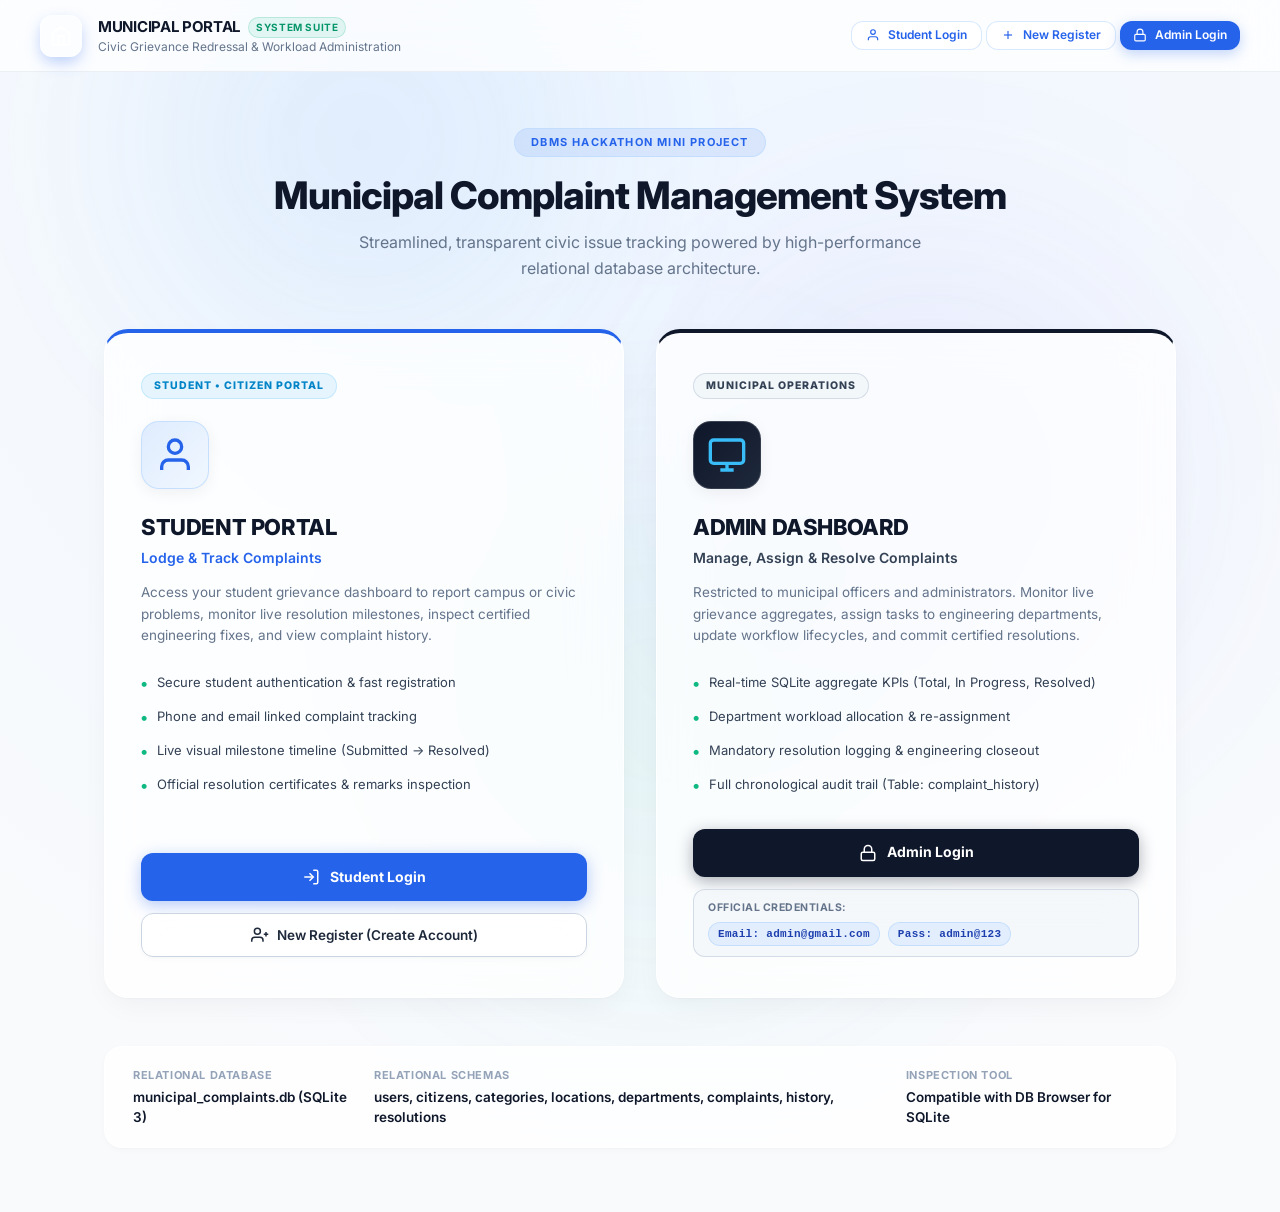
<file: index.html>
<!DOCTYPE html>
<html lang="en">
<head>
    <meta charset="UTF-8">
    <meta name="viewport" content="width=device-width, initial-scale=1.0">
    <title>Municipal Complaint Management System</title>
    <!-- Google Fonts: Inter -->
    <link rel="preconnect" href="https://fonts.googleapis.com">
    <link rel="preconnect" href="https://fonts.gstatic.com" crossorigin>
    <link href="https://fonts.googleapis.com/css2?family=Inter:wght@300;400;500;600;700;800&display=swap" rel="stylesheet">
    <link rel="stylesheet" href="static/css/style.css">
    <script src="static/js/gh-pages-adapter.js"></script>
</head>
<body class="landing-body">
    <!-- Ambient Glass Orbs -->
    <div class="ambient-glow ambient-glow-1"></div>
    <div class="ambient-glow ambient-glow-2"></div>
    <div class="ambient-glow ambient-glow-3"></div>

    <!-- Top Bar -->
    <header class="landing-top-bar glass-navbar">
        <div class="landing-brand">
            <div class="brand-icon">
                <svg width="22" height="22" viewBox="0 0 24 24" fill="none" stroke="currentColor" stroke-width="2">
                    <path d="M3 9l9-7 9 7v11a2 2 0 0 1-2 2H5a2 2 0 0 1-2-2z"></path>
                    <polyline points="9 22 9 12 15 12 15 22"></polyline>
                </svg>
            </div>
            <div class="brand-text-block">
                <div class="brand-title-row">
                    <span class="brand-title">MUNICIPAL PORTAL</span>
                    <span class="brand-chip landing-chip">SYSTEM SUITE</span>
                </div>
                <span class="brand-subtitle">Civic Grievance Redressal &amp; Workload Administration</span>
            </div>
        </div>
        <div class="landing-header-right">
            <button class="btn btn-outline-sm glass-header-btn" onclick="openLandingModal('modal-student-login')">
                <svg width="14" height="14" viewBox="0 0 24 24" fill="none" stroke="currentColor" stroke-width="2">
                    <path d="M20 21v-2a4 4 0 0 0-4-4H8a4 4 0 0 0-4 4v2"></path>
                    <circle cx="12" cy="7" r="4"></circle>
                </svg>
                <span>Student Login</span>
            </button>
            <button class="btn btn-outline-sm glass-header-btn" onclick="openLandingModal('modal-register')">
                <svg width="14" height="14" viewBox="0 0 24 24" fill="none" stroke="currentColor" stroke-width="2">
                    <line x1="12" y1="5" x2="12" y2="19"></line>
                    <line x1="5" y1="12" x2="19" y2="12"></line>
                </svg>
                <span>New Register</span>
            </button>
            <button class="btn btn-primary btn-sm glass-header-btn" onclick="openLandingModal('modal-admin-login')">
                <svg width="14" height="14" viewBox="0 0 24 24" fill="none" stroke="currentColor" stroke-width="2">
                    <rect x="3" y="11" width="18" height="11" rx="2" ry="2"></rect>
                    <path d="M7 11V7a5 5 0 0 1 10 0v4"></path>
                </svg>
                <span>Admin Login</span>
            </button>
        </div>
    </header>

    <!-- Hero Content -->
    <main class="landing-main">
        <div class="landing-hero">
            <div class="landing-pill">DBMS HACKATHON MINI PROJECT</div>
            <h1 class="landing-title">Municipal Complaint Management System</h1>
            <p class="landing-subtitle">Streamlined, transparent civic issue tracking powered by high-performance relational database architecture.</p>
        </div>

        <!-- 2 Large Choice Cards -->
        <div class="dashboard-choice-grid">
            <!-- STUDENT / CITIZEN CARD -->
            <div class="choice-card user-choice-card glass-card">
                <div class="choice-card-badge citizen-badge">STUDENT &bull; CITIZEN PORTAL</div>
                <div class="choice-icon-wrap user-icon">
                    <svg width="40" height="40" viewBox="0 0 24 24" fill="none" stroke="currentColor" stroke-width="2">
                        <path d="M20 21v-2a4 4 0 0 0-4-4H8a4 4 0 0 0-4 4v2"></path>
                        <circle cx="12" cy="7" r="4"></circle>
                    </svg>
                </div>
                <h2 class="choice-card-title">STUDENT PORTAL</h2>
                <div class="choice-card-tagline">Lodge &amp; Track Complaints</div>
                <p class="choice-card-desc">
                    Access your student grievance dashboard to report campus or civic problems, monitor live resolution milestones, inspect certified engineering fixes, and view complaint history.
                </p>
                <ul class="choice-features-list">
                    <li><span class="check-bullet">&bull;</span> Secure student authentication &amp; fast registration</li>
                    <li><span class="check-bullet">&bull;</span> Phone and email linked complaint tracking</li>
                    <li><span class="check-bullet">&bull;</span> Live visual milestone timeline (Submitted &rarr; Resolved)</li>
                    <li><span class="check-bullet">&bull;</span> Official resolution certificates &amp; remarks inspection</li>
                </ul>

                <!-- Student Login and New Register Actions -->
                <div class="choice-actions-stack">
                    <button class="btn btn-choice btn-user-choice" onclick="openLandingModal('modal-student-login')">
                        <svg width="18" height="18" viewBox="0 0 24 24" fill="none" stroke="currentColor" stroke-width="2">
                            <path d="M15 3h4a2 2 0 0 1 2 2v14a2 2 0 0 1-2 2h-4"></path>
                            <polyline points="10 17 15 12 10 7"></polyline>
                            <line x1="15" y1="12" x2="3" y2="12"></line>
                        </svg>
                        <span>Student Login</span>
                    </button>
                    <button class="btn btn-secondary btn-register-choice" onclick="openLandingModal('modal-register')">
                        <svg width="18" height="18" viewBox="0 0 24 24" fill="none" stroke="currentColor" stroke-width="2">
                            <path d="M16 21v-2a4 4 0 0 0-4-4H5a4 4 0 0 0-4 4v2"></path>
                            <circle cx="8.5" cy="7" r="4"></circle>
                            <line x1="20" y1="8" x2="20" y2="14"></line>
                            <line x1="23" y1="11" x2="17" y2="11"></line>
                        </svg>
                        <span>New Register (Create Account)</span>
                    </button>
                </div>
            </div>

            <!-- ADMIN DASHBOARD CARD -->
            <div class="choice-card admin-choice-card glass-card">
                <div class="choice-card-badge admin-badge">MUNICIPAL OPERATIONS</div>
                <div class="choice-icon-wrap admin-icon">
                    <svg width="40" height="40" viewBox="0 0 24 24" fill="none" stroke="currentColor" stroke-width="2">
                        <rect x="2" y="3" width="20" height="14" rx="2" ry="2"></rect>
                        <line x1="8" y1="21" x2="16" y2="21"></line>
                        <line x1="12" y1="17" x2="12" y2="21"></line>
                    </svg>
                </div>
                <h2 class="choice-card-title">ADMIN DASHBOARD</h2>
                <div class="choice-card-tagline">Manage, Assign &amp; Resolve Complaints</div>
                <p class="choice-card-desc">
                    Restricted to municipal officers and administrators. Monitor live grievance aggregates, assign tasks to engineering departments, update workflow lifecycles, and commit certified resolutions.
                </p>
                <ul class="choice-features-list">
                    <li><span class="check-bullet">&bull;</span> Real-time SQLite aggregate KPIs (Total, In Progress, Resolved)</li>
                    <li><span class="check-bullet">&bull;</span> Department workload allocation &amp; re-assignment</li>
                    <li><span class="check-bullet">&bull;</span> Mandatory resolution logging &amp; engineering closeout</li>
                    <li><span class="check-bullet">&bull;</span> Full chronological audit trail (Table: complaint_history)</li>
                </ul>

                <!-- Admin Login Action -->
                <div class="choice-actions-stack">
                    <button class="btn btn-choice btn-admin-choice" onclick="openLandingModal('modal-admin-login')">
                        <svg width="18" height="18" viewBox="0 0 24 24" fill="none" stroke="currentColor" stroke-width="2">
                            <rect x="3" y="11" width="18" height="11" rx="2" ry="2"></rect>
                            <path d="M7 11V7a5 5 0 0 1 10 0v4"></path>
                        </svg>
                        <span>Admin Login</span>
                    </button>
                    <!-- Admin Credentials Callout -->
                    <div class="admin-creds-callout">
                        <span class="creds-label">Official Credentials:</span>
                        <div class="creds-badges">
                            <span class="badge badge-pk">Email: admin@gmail.com</span>
                            <span class="badge badge-pk">Pass: admin@123</span>
                        </div>
                    </div>
                </div>
            </div>
        </div>

        <!-- System Architecture Footnote -->
        <div class="landing-architecture-box glass-card">
            <div class="arch-col">
                <span class="arch-label">Relational Database</span>
                <span class="arch-value">municipal_complaints.db (SQLite 3)</span>
            </div>
            <div class="arch-col">
                <span class="arch-label">Relational Schemas</span>
                <span class="arch-value">users, citizens, categories, locations, departments, complaints, history, resolutions</span>
            </div>
            <div class="arch-col">
                <span class="arch-label">Inspection Tool</span>
                <span class="arch-value">Compatible with DB Browser for SQLite</span>
            </div>
        </div>
    </main>

    <!-- ========================================================================= -->
    <!-- MODAL 1: STUDENT LOGIN -->
    <!-- ========================================================================= -->
    <div class="modal-overlay" id="modal-student-login">
        <div class="modal-card">
            <div class="modal-header">
                <div>
                    <h3 class="modal-title">Student / Citizen Login</h3>
                    <p class="modal-subtitle">Access your registered complaints &amp; tracking history</p>
                </div>
                <button class="modal-close-btn" onclick="closeLandingModal('modal-student-login')">&times;</button>
            </div>
            <form id="form-student-login" onsubmit="handleStudentLogin(event)">
                <div class="modal-body">
                    <div id="student-login-error" class="auth-error-banner" style="display: none;"></div>
                    <div class="form-group">
                        <label for="student-login-email">Email Address <span class="required">*</span></label>
                        <input type="email" id="student-login-email" required placeholder="e.g. student@gmail.com" value="student@gmail.com">
                    </div>
                    <div class="form-group">
                        <label for="student-login-password">Password <span class="required">*</span></label>
                        <input type="password" id="student-login-password" required placeholder="Enter your password" value="student@123">
                    </div>
                    <div class="form-hint-row">
                        <span class="hint-text">Default student demo: <code>student@gmail.com</code> / <code>student@123</code></span>
                    </div>
                </div>
                <div class="modal-footer flex-between">
                    <button type="button" class="btn-text-sm" onclick="switchModal('modal-student-login', 'modal-register')">New student? Register here &rarr;</button>
                    <div style="display: flex; gap: 8px;">
                        <button type="button" class="btn btn-secondary" onclick="closeLandingModal('modal-student-login')">Cancel</button>
                        <button type="submit" class="btn btn-primary" id="btn-submit-student-login">Login as Student</button>
                    </div>
                </div>
            </form>
        </div>
    </div>

    <!-- ========================================================================= -->
    <!-- MODAL 2: ADMIN LOGIN -->
    <!-- ========================================================================= -->
    <div class="modal-overlay" id="modal-admin-login">
        <div class="modal-card">
            <div class="modal-header">
                <div>
                    <h3 class="modal-title">Administrator Login</h3>
                    <p class="modal-subtitle">Authorized Municipal Operations &bull; SQLite Control</p>
                </div>
                <button class="modal-close-btn" onclick="closeLandingModal('modal-admin-login')">&times;</button>
            </div>
            <form id="form-admin-login" onsubmit="handleAdminLogin(event)">
                <div class="modal-body">
                    <div id="admin-login-error" class="auth-error-banner" style="display: none;"></div>
                    
                    <div class="callout" style="margin-bottom: 6px;">
                        <strong>Configured Admin Credentials:</strong><br>
                        Email: <code>admin@gmail.com</code> &bull; Password: <code>admin@123</code>
                    </div>

                    <div class="form-group">
                        <label for="admin-login-email">Admin Email <span class="required">*</span></label>
                        <input type="email" id="admin-login-email" required placeholder="admin@gmail.com" value="admin@gmail.com">
                    </div>
                    <div class="form-group">
                        <label for="admin-login-password">Password <span class="required">*</span></label>
                        <input type="password" id="admin-login-password" required placeholder="admin@123" value="admin@123">
                    </div>
                </div>
                <div class="modal-footer">
                    <button type="button" class="btn btn-secondary" onclick="closeLandingModal('modal-admin-login')">Cancel</button>
                    <button type="submit" class="btn btn-primary" id="btn-submit-admin-login" style="background: #0f172a;">Authenticate Admin</button>
                </div>
            </form>
        </div>
    </div>

    <!-- ========================================================================= -->
    <!-- MODAL 3: NEW REGISTER (STUDENT / CITIZEN) -->
    <!-- ========================================================================= -->
    <div class="modal-overlay" id="modal-register">
        <div class="modal-card modal-lg">
            <div class="modal-header">
                <div>
                    <h3 class="modal-title">New Student / Citizen Registration</h3>
                    <p class="modal-subtitle">Create an account to track all complaints under your name &amp; phone</p>
                </div>
                <button class="modal-close-btn" onclick="closeLandingModal('modal-register')">&times;</button>
            </div>
            <form id="form-register" onsubmit="handleRegister(event)">
                <div class="modal-body">
                    <div id="register-error" class="auth-error-banner" style="display: none;"></div>
                    
                    <div class="form-row two-col">
                        <div class="form-group">
                            <label for="reg-name">Full Name <span class="required">*</span></label>
                            <input type="text" id="reg-name" required placeholder="e.g. Ramesh Kumar">
                        </div>
                        <div class="form-group">
                            <label for="reg-phone">Phone Number (10 digits) <span class="required">*</span></label>
                            <input type="tel" id="reg-phone" required placeholder="e.g. 9845012345">
                        </div>
                    </div>

                    <div class="form-row two-col">
                        <div class="form-group">
                            <label for="reg-email">Email Address <span class="required">*</span></label>
                            <input type="email" id="reg-email" required placeholder="e.g. ramesh@college.edu">
                        </div>
                        <div class="form-group">
                            <label for="reg-password">Password <span class="required">*</span></label>
                            <input type="password" id="reg-password" required placeholder="Minimum 4 characters">
                        </div>
                    </div>
                    
                    <div class="form-hint-row">
                        <span class="hint-text">Your phone number will be used to automatically correlate personal grievance records in the database.</span>
                    </div>
                </div>
                <div class="modal-footer flex-between">
                    <button type="button" class="btn-text-sm" onclick="switchModal('modal-register', 'modal-student-login')">&larr; Already registered? Student Login</button>
                    <div style="display: flex; gap: 8px;">
                        <button type="button" class="btn btn-secondary" onclick="closeLandingModal('modal-register')">Cancel</button>
                        <button type="submit" class="btn btn-primary" id="btn-submit-register">Create Account &amp; Login</button>
                    </div>
                </div>
            </form>
        </div>
    </div>

    <!-- Toast Notifications -->
    <div id="toast-container" class="toast-container"></div>

    <!-- Client-side Logic for Auth -->
    <script>
        function openLandingModal(modalId) {
            document.querySelectorAll('.modal-overlay').forEach(m => m.classList.remove('active'));
            const target = document.getElementById(modalId);
            if (target) {
                target.classList.add('active');
            }
        }

        function closeLandingModal(modalId) {
            const target = document.getElementById(modalId);
            if (target) {
                target.classList.remove('active');
            }
        }

        function switchModal(fromModal, toModal) {
            closeLandingModal(fromModal);
            setTimeout(() => openLandingModal(toModal), 150);
        }

        // Close on backdrop click
        window.addEventListener('click', (e) => {
            if (e.target.classList.contains('modal-overlay')) {
                e.target.classList.remove('active');
            }
        });

        // Close on Escape key
        window.addEventListener('keydown', (e) => {
            if (e.key === 'Escape') {
                document.querySelectorAll('.modal-overlay').forEach(m => m.classList.remove('active'));
            }
        });

        function showLandingToast(message, type = 'success') {
            const container = document.getElementById('toast-container');
            if (!container) return;
            const toast = document.createElement('div');
            toast.className = `toast ${type}`;
            toast.innerHTML = `<span>${message}</span>`;
            container.appendChild(toast);
            setTimeout(() => {
                toast.style.opacity = '0';
                setTimeout(() => toast.remove(), 300);
            }, 3500);
        }

        // 1. Student Login Handler
        async function handleStudentLogin(e) {
            e.preventDefault();
            const email = document.getElementById('student-login-email').value.trim();
            const password = document.getElementById('student-login-password').value.trim();
            const errBanner = document.getElementById('student-login-error');
            const submitBtn = document.getElementById('btn-submit-student-login');

            errBanner.style.display = 'none';
            submitBtn.disabled = true;
            submitBtn.innerHTML = '<span class="button-spinner"></span> Authenticating...';

            try {
                const res = await fetch('/api/auth/login', {
                    method: 'POST',
                    headers: { 'Content-Type': 'application/json' },
                    body: JSON.stringify({ email, password, role: 'student' })
                });
                const data = await res.json();
                if (!res.ok) {
                    throw new Error(data.error || 'Login failed.');
                }

                // Store student phone in localStorage for automatic dashboard binding
                if (data.user && data.user.phone) {
                    localStorage.setItem('municipal_citizen_phone', data.user.phone);
                }
                showLandingToast('Login successful! Redirecting to Student Dashboard...', 'success');
                setTimeout(() => {
                    const fallback = window.location.pathname.endsWith('.html') ? 'user.html' : '/user';
                    window.location.href = data.redirect || fallback;
                }, 600);
            } catch (err) {
                errBanner.textContent = err.message;
                errBanner.style.display = 'block';
                submitBtn.disabled = false;
                submitBtn.innerHTML = 'Login as Student';
            }
        }

        // 2. Admin Login Handler
        async function handleAdminLogin(e) {
            e.preventDefault();
            const email = document.getElementById('admin-login-email').value.trim();
            const password = document.getElementById('admin-login-password').value.trim();
            const errBanner = document.getElementById('admin-login-error');
            const submitBtn = document.getElementById('btn-submit-admin-login');

            errBanner.style.display = 'none';
            submitBtn.disabled = true;
            submitBtn.innerHTML = '<span class="button-spinner"></span> Authenticating...';

            try {
                const res = await fetch('/api/auth/login', {
                    method: 'POST',
                    headers: { 'Content-Type': 'application/json' },
                    body: JSON.stringify({ email, password, role: 'admin' })
                });
                const data = await res.json();
                if (!res.ok) {
                    throw new Error(data.error || 'Authentication failed.');
                }

                showLandingToast('Admin authorized! Redirecting to Operations...', 'success');
                setTimeout(() => {
                    const fallback = window.location.pathname.endsWith('.html') ? 'admin.html' : '/admin';
                    window.location.href = data.redirect || fallback;
                }, 600);
            } catch (err) {
                errBanner.textContent = err.message;
                errBanner.style.display = 'block';
                submitBtn.disabled = false;
                submitBtn.innerHTML = 'Authenticate Admin';
            }
        }

        // 3. New Register Handler
        async function handleRegister(e) {
            e.preventDefault();
            const name = document.getElementById('reg-name').value.trim();
            const phone = document.getElementById('reg-phone').value.trim();
            const email = document.getElementById('reg-email').value.trim();
            const password = document.getElementById('reg-password').value.trim();
            const errBanner = document.getElementById('register-error');
            const submitBtn = document.getElementById('btn-submit-register');

            errBanner.style.display = 'none';
            submitBtn.disabled = true;
            submitBtn.innerHTML = '<span class="button-spinner"></span> Registering...';

            try {
                const res = await fetch('/api/auth/register', {
                    method: 'POST',
                    headers: { 'Content-Type': 'application/json' },
                    body: JSON.stringify({ name, phone, email, password })
                });
                const data = await res.json();
                if (!res.ok) {
                    throw new Error(data.error || 'Registration failed.');
                }

                // Store registered phone for seamless dashboard binding
                if (phone) {
                    localStorage.setItem('municipal_citizen_phone', phone);
                }
                showLandingToast('Account registered! Entering portal...', 'success');
                setTimeout(() => {
                    const fallback = window.location.pathname.endsWith('.html') ? 'user.html' : '/user';
                    window.location.href = data.redirect || fallback;
                }, 600);
            } catch (err) {
                errBanner.textContent = err.message;
                errBanner.style.display = 'block';
                submitBtn.disabled = false;
                submitBtn.innerHTML = 'Create Account & Login';
            }
        }

        // Handle URL parameters (e.g. ?auth_modal=admin)
        document.addEventListener('DOMContentLoaded', () => {
            const params = new URLSearchParams(window.location.search);
            const authModal = params.get('auth_modal');
            const msg = params.get('msg');
            if (authModal === 'admin') {
                openLandingModal('modal-admin-login');
                if (msg) {
                    const errBanner = document.getElementById('admin-login-error');
                    if (errBanner) {
                        errBanner.textContent = msg;
                        errBanner.style.display = 'block';
                    }
                }
            } else if (authModal === 'student') {
                openLandingModal('modal-student-login');
            } else if (authModal === 'register') {
                openLandingModal('modal-register');
            }
        });
    </script>
</body>
</html>
</file>
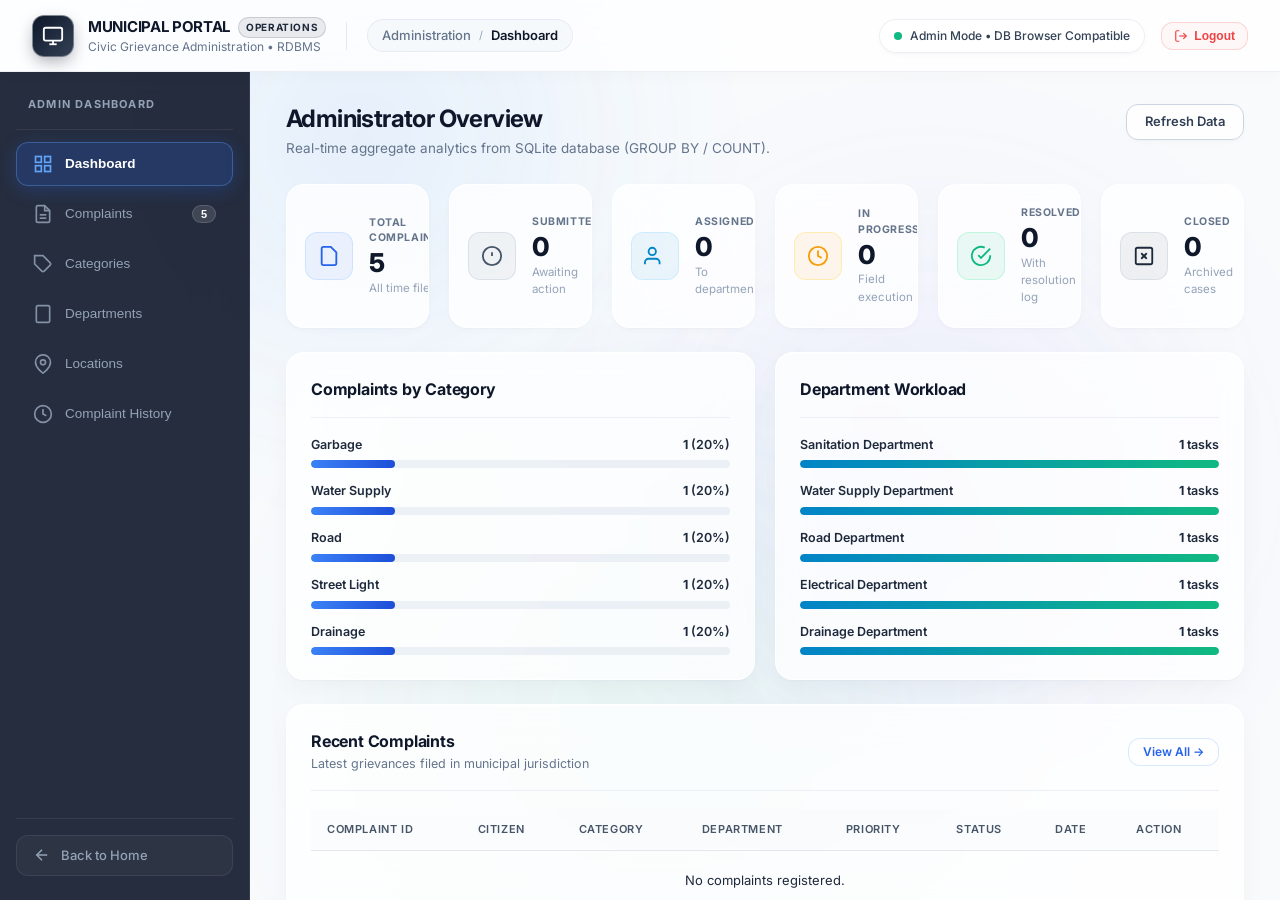
<file: admin.html>
<!DOCTYPE html>
<html lang="en">
<head>
    <meta charset="UTF-8">
    <meta name="viewport" content="width=device-width, initial-scale=1.0">
    <title>Admin Dashboard - Municipal Complaint Management System</title>
    <!-- Google Fonts: Inter -->
    <link rel="preconnect" href="https://fonts.googleapis.com">
    <link rel="preconnect" href="https://fonts.gstatic.com" crossorigin>
    <link href="https://fonts.googleapis.com/css2?family=Inter:wght@300;400;500;600;700;800&display=swap" rel="stylesheet">
    <link rel="stylesheet" href="static/css/style.css">
</head>
<body>
    <!-- Ambient Glass Orbs -->
    <div class="ambient-glow ambient-glow-1"></div>
    <div class="ambient-glow ambient-glow-2"></div>
    <div class="ambient-glow ambient-glow-3"></div>

    <div class="app-container">
        <!-- TOP HEADER -->
        <header class="app-header admin-header glass-header">
            <div class="header-left">
                <div class="header-brand">
                    <div class="brand-icon admin-theme-icon">
                        <svg width="22" height="22" viewBox="0 0 24 24" fill="none" stroke="currentColor" stroke-width="2">
                            <rect x="2" y="3" width="20" height="14" rx="2" ry="2"></rect>
                            <line x1="8" y1="21" x2="16" y2="21"></line>
                            <line x1="12" y1="17" x2="12" y2="21"></line>
                        </svg>
                    </div>
                    <div class="brand-text-block">
                        <div class="brand-title-row">
                            <span class="brand-title">MUNICIPAL PORTAL</span>
                            <span class="brand-chip admin-chip">OPERATIONS</span>
                        </div>
                        <span class="brand-subtitle">Civic Grievance Administration &bull; RDBMS</span>
                    </div>
                </div>
                <div class="header-divider"></div>
                <div class="header-breadcrumb">
                    <span class="breadcrumb-item">Administration</span>
                    <span class="breadcrumb-sep">/</span>
                    <span class="breadcrumb-active" id="admin-current-view-title">Dashboard</span>
                </div>
            </div>
            <div class="header-right">
                <div class="header-badge glass-badge">
                    <span class="pulse-dot"></span>
                    <span>Admin Mode &bull; DB Browser Compatible</span>
                </div>
                <button class="btn-logout" onclick="logoutAdmin()" title="Log out of admin session">
                    <svg width="14" height="14" viewBox="0 0 24 24" fill="none" stroke="currentColor" stroke-width="2">
                        <path d="M9 21H5a2 2 0 0 1-2-2V5a2 2 0 0 1 2-2h4"></path>
                        <polyline points="16 17 21 12 16 7"></polyline>
                        <line x1="21" y1="12" x2="9" y2="12"></line>
                    </svg>
                    <span>Logout</span>
                </button>
            </div>
        </header>

        <!-- MAIN APP BODY (SIDEBAR + CONTENT) -->
        <div class="app-body">
            <!-- ADMIN SIDEBAR -->
            <aside class="app-sidebar admin-sidebar">
                <div class="sidebar-header-label">ADMIN DASHBOARD</div>
                <nav class="sidebar-nav">
                    <button class="nav-item active" data-view="dashboard" onclick="switchAdminView('dashboard')">
                        <svg width="20" height="20" viewBox="0 0 24 24" fill="none" stroke="currentColor" stroke-width="2">
                            <rect x="3" y="3" width="7" height="7"></rect>
                            <rect x="14" y="3" width="7" height="7"></rect>
                            <rect x="14" y="14" width="7" height="7"></rect>
                            <rect x="3" y="14" width="7" height="7"></rect>
                        </svg>
                        <span>Dashboard</span>
                    </button>
                    <button class="nav-item" data-view="complaints" onclick="switchAdminView('complaints')">
                        <svg width="20" height="20" viewBox="0 0 24 24" fill="none" stroke="currentColor" stroke-width="2">
                            <path d="M14 2H6a2 2 0 0 0-2 2v16a2 2 0 0 0 2 2h12a2 2 0 0 0 2-2V8z"></path>
                            <polyline points="14 2 14 8 20 8"></polyline>
                            <line x1="16" y1="13" x2="8" y2="13"></line>
                            <line x1="16" y1="17" x2="8" y2="17"></line>
                        </svg>
                        <span>Complaints</span>
                        <span class="nav-counter" id="admin-complaints-count">0</span>
                    </button>
                    <button class="nav-item" data-view="categories" onclick="switchAdminView('categories')">
                        <svg width="20" height="20" viewBox="0 0 24 24" fill="none" stroke="currentColor" stroke-width="2">
                            <path d="M20.59 13.41l-7.17 7.17a2 2 0 0 1-2.83 0L2 12V2h10l8.59 8.59a2 2 0 0 1 0 2.82z"></path>
                            <line x1="7" y1="7" x2="7.01" y2="7"></line>
                        </svg>
                        <span>Categories</span>
                    </button>
                    <button class="nav-item" data-view="departments" onclick="switchAdminView('departments')">
                        <svg width="20" height="20" viewBox="0 0 24 24" fill="none" stroke="currentColor" stroke-width="2">
                            <rect x="4" y="2" width="16" height="20" rx="2" ry="2"></rect>
                            <line x1="9" y1="22" x2="9" y2="22.01"></line>
                            <line x1="15" y1="22" x2="15" y2="22.01"></line>
                            <line x1="9" y1="18" x2="9" y2="18.01"></line>
                            <line x1="15" y1="18" x2="15" y2="18.01"></line>
                            <line x1="9" y1="14" x2="9" y2="14.01"></line>
                            <line x1="15" y1="14" x2="15" y2="14.01"></line>
                        </svg>
                        <span>Departments</span>
                    </button>
                    <button class="nav-item" data-view="locations" onclick="switchAdminView('locations')">
                        <svg width="20" height="20" viewBox="0 0 24 24" fill="none" stroke="currentColor" stroke-width="2">
                            <path d="M21 10c0 7-9 13-9 13s-9-6-9-13a9 9 0 0 1 18 0z"></path>
                            <circle cx="12" cy="10" r="3"></circle>
                        </svg>
                        <span>Locations</span>
                    </button>
                    <button class="nav-item" data-view="history" onclick="switchAdminView('history')">
                        <svg width="20" height="20" viewBox="0 0 24 24" fill="none" stroke="currentColor" stroke-width="2">
                            <circle cx="12" cy="12" r="10"></circle>
                            <polyline points="12 6 12 12 16 14"></polyline>
                        </svg>
                        <span>Complaint History</span>
                    </button>
                </nav>

                <div class="sidebar-footer">
                    <a href="index.html" class="btn-back-home">
                        <svg width="18" height="18" viewBox="0 0 24 24" fill="none" stroke="currentColor" stroke-width="2">
                            <line x1="19" y1="12" x2="5" y2="12"></line>
                            <polyline points="12 19 5 12 12 5"></polyline>
                        </svg>
                        <span>Back to Home</span>
                    </a>
                </div>
            </aside>

            <!-- MAIN CONTENT PANELS -->
            <main class="app-content">

                <!-- 1. ADMIN: DASHBOARD -->
                <section class="view-panel active" id="admin-view-dashboard">
                    <div class="view-header">
                        <div>
                            <h1 class="page-title">Administrator Overview</h1>
                            <p class="page-subtitle">Real-time aggregate analytics from SQLite database (GROUP BY / COUNT).</p>
                        </div>
                        <button class="btn btn-secondary" onclick="loadAdminDashboardData()">Refresh Data</button>
                    </div>

                    <!-- 6 STAT CARDS -->
                    <div class="stats-grid stats-grid-6">
                        <div class="stat-card">
                            <div class="stat-icon-wrapper blue">
                                <svg width="22" height="22" viewBox="0 0 24 24" fill="none" stroke="currentColor" stroke-width="2">
                                    <path d="M14 2H6a2 2 0 0 0-2 2v16a2 2 0 0 0 2 2h12a2 2 0 0 0 2-2V8z"></path>
                                </svg>
                            </div>
                            <div class="stat-content">
                                <span class="stat-label">TOTAL COMPLAINTS</span>
                                <h2 class="stat-value" id="admin-stat-total">0</h2>
                                <span class="stat-subtext">All time filed</span>
                            </div>
                        </div>

                        <div class="stat-card">
                            <div class="stat-icon-wrapper gray">
                                <svg width="22" height="22" viewBox="0 0 24 24" fill="none" stroke="currentColor" stroke-width="2">
                                    <circle cx="12" cy="12" r="10"></circle>
                                    <line x1="12" y1="8" x2="12" y2="12"></line>
                                </svg>
                            </div>
                            <div class="stat-content">
                                <span class="stat-label">SUBMITTED</span>
                                <h2 class="stat-value" id="admin-stat-submitted">0</h2>
                                <span class="stat-subtext">Awaiting action</span>
                            </div>
                        </div>

                        <div class="stat-card">
                            <div class="stat-icon-wrapper cyan">
                                <svg width="22" height="22" viewBox="0 0 24 24" fill="none" stroke="currentColor" stroke-width="2">
                                    <path d="M17 21v-2a4 4 0 0 0-4-4H5a4 4 0 0 0-4 4v2"></path>
                                    <circle cx="9" cy="7" r="4"></circle>
                                </svg>
                            </div>
                            <div class="stat-content">
                                <span class="stat-label">ASSIGNED</span>
                                <h2 class="stat-value" id="admin-stat-assigned">0</h2>
                                <span class="stat-subtext">To department</span>
                            </div>
                        </div>

                        <div class="stat-card">
                            <div class="stat-icon-wrapper amber">
                                <svg width="22" height="22" viewBox="0 0 24 24" fill="none" stroke="currentColor" stroke-width="2">
                                    <circle cx="12" cy="12" r="10"></circle>
                                    <polyline points="12 6 12 12 16 14"></polyline>
                                </svg>
                            </div>
                            <div class="stat-content">
                                <span class="stat-label">IN PROGRESS</span>
                                <h2 class="stat-value" id="admin-stat-progress">0</h2>
                                <span class="stat-subtext">Field execution</span>
                            </div>
                        </div>

                        <div class="stat-card">
                            <div class="stat-icon-wrapper green">
                                <svg width="22" height="22" viewBox="0 0 24 24" fill="none" stroke="currentColor" stroke-width="2">
                                    <path d="M22 11.08V12a10 10 0 1 1-5.93-9.14"></path>
                                    <polyline points="22 4 12 14.01 9 11.01"></polyline>
                                </svg>
                            </div>
                            <div class="stat-content">
                                <span class="stat-label">RESOLVED</span>
                                <h2 class="stat-value" id="admin-stat-resolved">0</h2>
                                <span class="stat-subtext">With resolution log</span>
                            </div>
                        </div>

                        <div class="stat-card">
                            <div class="stat-icon-wrapper dark-gray">
                                <svg width="22" height="22" viewBox="0 0 24 24" fill="none" stroke="currentColor" stroke-width="2">
                                    <rect x="3" y="3" width="18" height="18" rx="2" ry="2"></rect>
                                    <line x1="9" y1="9" x2="15" y2="15"></line>
                                    <line x1="15" y1="9" x2="9" y2="15"></line>
                                </svg>
                            </div>
                            <div class="stat-content">
                                <span class="stat-label">CLOSED</span>
                                <h2 class="stat-value" id="admin-stat-closed">0</h2>
                                <span class="stat-subtext">Archived cases</span>
                            </div>
                        </div>
                    </div>

                    <!-- ANALYTICS ROW -->
                    <div class="dashboard-analytics-row">
                        <div class="analytics-card">
                            <div class="card-header">
                                <h3 class="card-title">Complaints by Category</h3>
                            </div>
                            <div class="card-body" id="admin-category-bars"></div>
                        </div>
                        <div class="analytics-card">
                            <div class="card-header">
                                <h3 class="card-title">Department Workload</h3>
                            </div>
                            <div class="card-body" id="admin-dept-bars"></div>
                        </div>
                    </div>

                    <!-- RECENT COMPLAINTS TABLE -->
                    <div class="data-card">
                        <div class="card-header flex-between">
                            <div>
                                <h3 class="card-title">Recent Complaints</h3>
                                <p class="card-subtitle">Latest grievances filed in municipal jurisdiction</p>
                            </div>
                            <button class="btn btn-outline-sm" onclick="switchAdminView('complaints')">View All &rarr;</button>
                        </div>
                        <div class="table-responsive">
                            <table class="data-table" id="admin-recent-table">
                                <thead>
                                    <tr>
                                        <th>Complaint ID</th>
                                        <th>Citizen</th>
                                        <th>Category</th>
                                        <th>Department</th>
                                        <th>Priority</th>
                                        <th>Status</th>
                                        <th>Date</th>
                                        <th>Action</th>
                                    </tr>
                                </thead>
                                <tbody>
                                    <!-- Dynamic -->
                                </tbody>
                            </table>
                        </div>
                    </div>
                </section>

                <!-- 2. ADMIN: COMPLAINTS MANAGEMENT -->
                <section class="view-panel" id="admin-view-complaints">
                    <div class="view-header">
                        <div>
                            <h1 class="page-title">Complaint Management</h1>
                            <p class="page-subtitle">View, search, assign departments, update statuses, add resolutions, and view audit history.</p>
                        </div>
                    </div>

                    <!-- FILTERS BAR -->
                    <div class="filters-card">
                        <div class="filters-row">
                            <div class="filter-group search-group">
                                <label for="admin-filter-search">Search</label>
                                <input type="text" id="admin-filter-search" placeholder="Search by ID, title, citizen, phone, location...">
                            </div>
                            <div class="filter-group">
                                <label for="admin-filter-status">Status</label>
                                <select id="admin-filter-status">
                                    <option value="">All Statuses</option>
                                    <option value="SUBMITTED">SUBMITTED</option>
                                    <option value="ASSIGNED">ASSIGNED</option>
                                    <option value="IN_PROGRESS">IN_PROGRESS</option>
                                    <option value="RESOLVED">RESOLVED</option>
                                    <option value="CLOSED">CLOSED</option>
                                    <option value="REJECTED">REJECTED</option>
                                </select>
                            </div>
                            <div class="filter-group">
                                <label for="admin-filter-priority">Priority</label>
                                <select id="admin-filter-priority">
                                    <option value="">All Priorities</option>
                                    <option value="LOW">LOW</option>
                                    <option value="MEDIUM">MEDIUM</option>
                                    <option value="HIGH">HIGH</option>
                                    <option value="URGENT">URGENT</option>
                                </select>
                            </div>
                            <div class="filter-group">
                                <label for="admin-filter-category">Category</label>
                                <select id="admin-filter-category">
                                    <option value="">All Categories</option>
                                </select>
                            </div>
                            <div class="filter-actions">
                                <button class="btn btn-secondary btn-sm" id="btn-admin-reset-filters">Reset</button>
                            </div>
                        </div>
                    </div>

                    <!-- COMPLAINTS TABLE -->
                    <div class="data-card">
                        <div class="table-responsive">
                            <table class="data-table" id="admin-all-complaints-table">
                                <thead>
                                    <tr>
                                        <th>ID</th>
                                        <th>Citizen</th>
                                        <th>Title</th>
                                        <th>Category</th>
                                        <th>Location</th>
                                        <th>Department</th>
                                        <th>Priority</th>
                                        <th>Status</th>
                                        <th>Submitted Date</th>
                                        <th>Actions</th>
                                    </tr>
                                </thead>
                                <tbody>
                                    <!-- Dynamic -->
                                </tbody>
                            </table>
                        </div>
                    </div>
                </section>

                <!-- 3. ADMIN: CATEGORIES -->
                <section class="view-panel" id="admin-view-categories">
                    <div class="view-header">
                        <div>
                            <h1 class="page-title">Complaint Categories</h1>
                            <p class="page-subtitle">Standard classifications for public grievances.</p>
                        </div>
                        <button class="btn btn-primary" onclick="openModal('modal-admin-add-category')">+ Add Category</button>
                    </div>
                    <div class="data-card">
                        <div class="table-responsive">
                            <table class="data-table" id="admin-categories-table">
                                <thead>
                                    <tr>
                                        <th>ID</th>
                                        <th>Category Name</th>
                                        <th>Description</th>
                                        <th>Complaints Filed</th>
                                        <th>Actions</th>
                                    </tr>
                                </thead>
                                <tbody>
                                    <!-- Dynamic -->
                                </tbody>
                            </table>
                        </div>
                    </div>
                </section>

                <!-- 4. ADMIN: DEPARTMENTS -->
                <section class="view-panel" id="admin-view-departments">
                    <div class="view-header">
                        <div>
                            <h1 class="page-title">Municipal Departments</h1>
                            <p class="page-subtitle">Divisions responsible for investigation and engineering remediation.</p>
                        </div>
                        <button class="btn btn-primary" onclick="openModal('modal-admin-add-department')">+ Add Department</button>
                    </div>
                    <div class="data-card">
                        <div class="table-responsive">
                            <table class="data-table" id="admin-departments-table">
                                <thead>
                                    <tr>
                                        <th>ID</th>
                                        <th>Department Name</th>
                                        <th>Email</th>
                                        <th>Phone</th>
                                        <th>Assigned Complaints</th>
                                        <th>Active Workload</th>
                                    </tr>
                                </thead>
                                <tbody>
                                    <!-- Dynamic -->
                                </tbody>
                            </table>
                        </div>
                    </div>
                </section>

                <!-- 5. ADMIN: LOCATIONS -->
                <section class="view-panel" id="admin-view-locations">
                    <div class="view-header">
                        <div>
                            <h1 class="page-title">Coverage Locations</h1>
                            <p class="page-subtitle">Wards, street addresses, and municipal zones.</p>
                        </div>
                        <button class="btn btn-primary" onclick="openModal('modal-admin-add-location')">+ Add Location</button>
                    </div>
                    <div class="data-card">
                        <div class="table-responsive">
                            <table class="data-table" id="admin-locations-table">
                                <thead>
                                    <tr>
                                        <th>ID</th>
                                        <th>Address</th>
                                        <th>Area / Ward</th>
                                        <th>City</th>
                                        <th>Pincode</th>
                                        <th>Complaints Count</th>
                                    </tr>
                                </thead>
                                <tbody>
                                    <!-- Dynamic -->
                                </tbody>
                            </table>
                        </div>
                    </div>
                </section>

                <!-- 6. ADMIN: COMPLAINT HISTORY (AUDIT TRAIL) -->
                <section class="view-panel" id="admin-view-history">
                    <div class="view-header">
                        <div>
                            <h1 class="page-title">Complaint History &amp; Audit Trail</h1>
                            <p class="page-subtitle">Immutable log of status transitions, administrative remarks, and certifying actors.</p>
                        </div>
                        <div class="header-actions">
                            <input type="text" id="admin-history-filter-id" class="input-sm" placeholder="Filter by Complaint ID...">
                            <button class="btn btn-secondary btn-sm" onclick="loadAdminHistory()">Filter</button>
                        </div>
                    </div>
                    <div class="data-card">
                        <div class="table-responsive">
                            <table class="data-table" id="admin-history-table">
                                <thead>
                                    <tr>
                                        <th>History ID</th>
                                        <th>Complaint ID</th>
                                        <th>Old Status</th>
                                        <th>New Status</th>
                                        <th>Remarks</th>
                                        <th>Updated By</th>
                                        <th>Updated At</th>
                                    </tr>
                                </thead>
                                <tbody>
                                    <!-- Dynamic -->
                                </tbody>
                            </table>
                        </div>
                    </div>
                </section>

            </main>
        </div>
    </div>

    <!-- ========================================================================= -->
    <!-- MODAL 1: ASSIGN DEPARTMENT -->
    <!-- ========================================================================= -->
    <div class="modal-overlay" id="modal-assign-department">
        <div class="modal-card">
            <div class="modal-header">
                <h3 class="modal-title">Assign Department</h3>
                <button class="modal-close-btn" onclick="closeModal('modal-assign-department')">&times;</button>
            </div>
            <form id="form-assign-department">
                <div class="modal-body">
                    <input type="hidden" id="assign-complaint-id">
                    <div class="info-item" style="margin-bottom: 12px;">
                        <span class="info-label">Complaint</span>
                        <strong class="info-value" id="assign-display-title">-</strong>
                    </div>
                    <div class="info-item" style="margin-bottom: 12px;">
                        <span class="info-label">Category</span>
                        <span class="info-value" id="assign-category-name">-</span>
                    </div>
                    <div class="form-group">
                        <label for="assign-select-dept">Assign Department <span class="required">*</span></label>
                        <select id="assign-select-dept" required>
                            <option value="">Select Department...</option>
                        </select>
                    </div>
                    <div class="form-group">
                        <label for="assign-remarks">Assignment Notes</label>
                        <input type="text" id="assign-remarks" placeholder="e.g. Dispatched to Ward 4 field inspection team">
                    </div>
                </div>
                <div class="modal-footer">
                    <button type="button" class="btn btn-secondary" onclick="closeModal('modal-assign-department')">Cancel</button>
                    <button type="submit" class="btn btn-primary">Assign Department</button>
                </div>
            </form>
        </div>
    </div>

    <!-- ========================================================================= -->
    <!-- MODAL 2: UPDATE STATUS -->
    <!-- ========================================================================= -->
    <div class="modal-overlay" id="modal-update-status">
        <div class="modal-card">
            <div class="modal-header">
                <h3 class="modal-title">Update Complaint Status</h3>
                <button class="modal-close-btn" onclick="closeModal('modal-update-status')">&times;</button>
            </div>
            <form id="form-update-status-admin">
                <div class="modal-body">
                    <input type="hidden" id="status-complaint-id">
                    <div class="info-item" style="margin-bottom: 12px;">
                        <span class="info-label">Complaint:</span>
                        <strong class="info-value" id="status-display-title">-</strong>
                    </div>
                    <div class="info-item" style="margin-bottom: 12px;">
                        <span class="info-label">Current Status:</span>
                        <span class="badge" id="status-current-badge">SUBMITTED</span>
                    </div>
                    <div class="form-group">
                        <label for="status-new-select">New Status <span class="required">*</span></label>
                        <select id="status-new-select" required>
                            <option value="SUBMITTED">SUBMITTED</option>
                            <option value="ASSIGNED">ASSIGNED</option>
                            <option value="IN_PROGRESS">IN_PROGRESS</option>
                            <option value="RESOLVED">RESOLVED</option>
                            <option value="CLOSED">CLOSED</option>
                            <option value="REJECTED">REJECTED</option>
                        </select>
                    </div>
                    <div class="form-group">
                        <label for="status-remarks">Remarks / Reason</label>
                        <input type="text" id="status-remarks" placeholder="e.g. Field inspection completed, work in progress">
                    </div>
                    <div class="form-group">
                        <label for="status-updated-by">Updated By (Officer Name)</label>
                        <input type="text" id="status-updated-by" placeholder="e.g. Municipal Executive Officer">
                    </div>
                </div>
                <div class="modal-footer">
                    <button type="button" class="btn btn-secondary" onclick="closeModal('modal-update-status')">Cancel</button>
                    <button type="submit" class="btn btn-primary">Update Status</button>
                </div>
            </form>
        </div>
    </div>

    <!-- ========================================================================= -->
    <!-- MODAL 3: ADD RESOLUTION -->
    <!-- ========================================================================= -->
    <div class="modal-overlay" id="modal-add-resolution">
        <div class="modal-card">
            <div class="modal-header">
                <h3 class="modal-title">Add Official Resolution Record</h3>
                <button class="modal-close-btn" onclick="closeModal('modal-add-resolution')">&times;</button>
            </div>
            <form id="form-add-resolution-admin">
                <div class="modal-body">
                    <input type="hidden" id="res-complaint-id">
                    <div class="info-item" style="margin-bottom: 12px;">
                        <span class="info-label">Complaint:</span>
                        <strong class="info-value" id="res-display-title">-</strong>
                    </div>
                    <div class="callout" style="margin-bottom: 14px;">
                        <strong>Resolution Enforcement:</strong> Saving this resolution records the certificate in the <code>resolutions</code> table and automatically sets complaint status to <code>RESOLVED</code> with <code>resolved_at = CURRENT_TIMESTAMP</code>.
                    </div>
                    <div class="form-group">
                        <label for="res-desc">Resolution Description <span class="required">*</span></label>
                        <textarea id="res-desc" rows="3" required placeholder="Describe remedial actions taken (e.g. Garbage cleared, dustbins replaced, road resurfaced)..."></textarea>
                    </div>
                    <div class="form-group">
                        <label for="res-by">Resolved By (Department / Officer Name) <span class="required">*</span></label>
                        <input type="text" id="res-by" required placeholder="e.g. Sanitation Department (Supervisor Ramesh)">
                    </div>
                </div>
                <div class="modal-footer">
                    <button type="button" class="btn btn-secondary" onclick="closeModal('modal-add-resolution')">Cancel</button>
                    <button type="submit" class="btn btn-primary">Save Resolution</button>
                </div>
            </form>
        </div>
    </div>

    <!-- ========================================================================= -->
    <!-- MODAL 4: VIEW HISTORY TIMELINE -->
    <!-- ========================================================================= -->
    <div class="modal-overlay" id="modal-view-history">
        <div class="modal-card modal-lg">
            <div class="modal-header">
                <div>
                    <h3 class="modal-title" id="history-modal-title">Complaint Audit History</h3>
                    <p class="modal-subtitle">Complete chronological lifecycle records (Table: complaint_history)</p>
                </div>
                <button class="modal-close-btn" onclick="closeModal('modal-view-history')">&times;</button>
            </div>
            <div class="modal-body modal-scrollable">
                <div class="timeline" id="admin-complaint-timeline">
                    <!-- Dynamic -->
                </div>
            </div>
            <div class="modal-footer">
                <button type="button" class="btn btn-secondary" onclick="closeModal('modal-view-history')">Close</button>
            </div>
        </div>
    </div>

    <!-- ========================================================================= -->
    <!-- MODALS FOR MASTER DATA: CATEGORY, DEPARTMENT, LOCATION -->
    <!-- ========================================================================= -->
    <!-- Add Category Modal -->
    <div class="modal-overlay" id="modal-admin-add-category">
        <div class="modal-card">
            <div class="modal-header">
                <h3 class="modal-title">Add Category</h3>
                <button class="modal-close-btn" onclick="closeModal('modal-admin-add-category')">&times;</button>
            </div>
            <form id="form-admin-add-category">
                <div class="modal-body">
                    <div class="form-group">
                        <label for="admin-cat-name">Category Name <span class="required">*</span></label>
                        <input type="text" id="admin-cat-name" required placeholder="e.g. Stray Animals">
                    </div>
                    <div class="form-group">
                        <label for="admin-cat-desc">Description</label>
                        <textarea id="admin-cat-desc" rows="3" placeholder="Category scope and problems covered"></textarea>
                    </div>
                </div>
                <div class="modal-footer">
                    <button type="button" class="btn btn-secondary" onclick="closeModal('modal-admin-add-category')">Cancel</button>
                    <button type="submit" class="btn btn-primary">Save Category</button>
                </div>
            </form>
        </div>
    </div>

    <!-- Add Department Modal -->
    <div class="modal-overlay" id="modal-admin-add-department">
        <div class="modal-card">
            <div class="modal-header">
                <h3 class="modal-title">Add Municipal Department</h3>
                <button class="modal-close-btn" onclick="closeModal('modal-admin-add-department')">&times;</button>
            </div>
            <form id="form-admin-add-department">
                <div class="modal-body">
                    <div class="form-group">
                        <label for="admin-dept-name">Department Name <span class="required">*</span></label>
                        <input type="text" id="admin-dept-name" required placeholder="e.g. Public Health Department">
                    </div>
                    <div class="form-group">
                        <label for="admin-dept-email">Email</label>
                        <input type="email" id="admin-dept-email" placeholder="e.g. health@municipal.gov.in">
                    </div>
                    <div class="form-group">
                        <label for="admin-dept-phone">Phone</label>
                        <input type="tel" id="admin-dept-phone" placeholder="e.g. +91 98765 43219">
                    </div>
                </div>
                <div class="modal-footer">
                    <button type="button" class="btn btn-secondary" onclick="closeModal('modal-admin-add-department')">Cancel</button>
                    <button type="submit" class="btn btn-primary">Save Department</button>
                </div>
            </form>
        </div>
    </div>

    <!-- Add Location Modal -->
    <div class="modal-overlay" id="modal-admin-add-location">
        <div class="modal-card">
            <div class="modal-header">
                <h3 class="modal-title">Add Coverage Location</h3>
                <button class="modal-close-btn" onclick="closeModal('modal-admin-add-location')">&times;</button>
            </div>
            <form id="form-admin-add-location">
                <div class="modal-body">
                    <div class="form-group">
                        <label for="admin-loc-address">Address / Street <span class="required">*</span></label>
                        <input type="text" id="admin-loc-address" required placeholder="e.g. 12th Cross, Main Road">
                    </div>
                    <div class="form-row two-col">
                        <div class="form-group">
                            <label for="admin-loc-area">Area / Ward <span class="required">*</span></label>
                            <input type="text" id="admin-loc-area" required placeholder="e.g. Koramangala">
                        </div>
                        <div class="form-group">
                            <label for="admin-loc-city">City <span class="required">*</span></label>
                            <input type="text" id="admin-loc-city" required value="Bengaluru">
                        </div>
                    </div>
                    <div class="form-group">
                        <label for="admin-loc-pincode">Pincode</label>
                        <input type="text" id="admin-loc-pincode" placeholder="e.g. 560034">
                    </div>
                </div>
                <div class="modal-footer">
                    <button type="button" class="btn btn-secondary" onclick="closeModal('modal-admin-add-location')">Cancel</button>
                    <button type="submit" class="btn btn-primary">Save Location</button>
                </div>
            </form>
        </div>
    </div>

    <!-- Toast Notifications -->
    <div id="toast-container" class="toast-container"></div>

    <script src="static/js/gh-pages-adapter.js"></script>
    <script src="static/js/admin.js"></script>
</body>
</html>
</file>
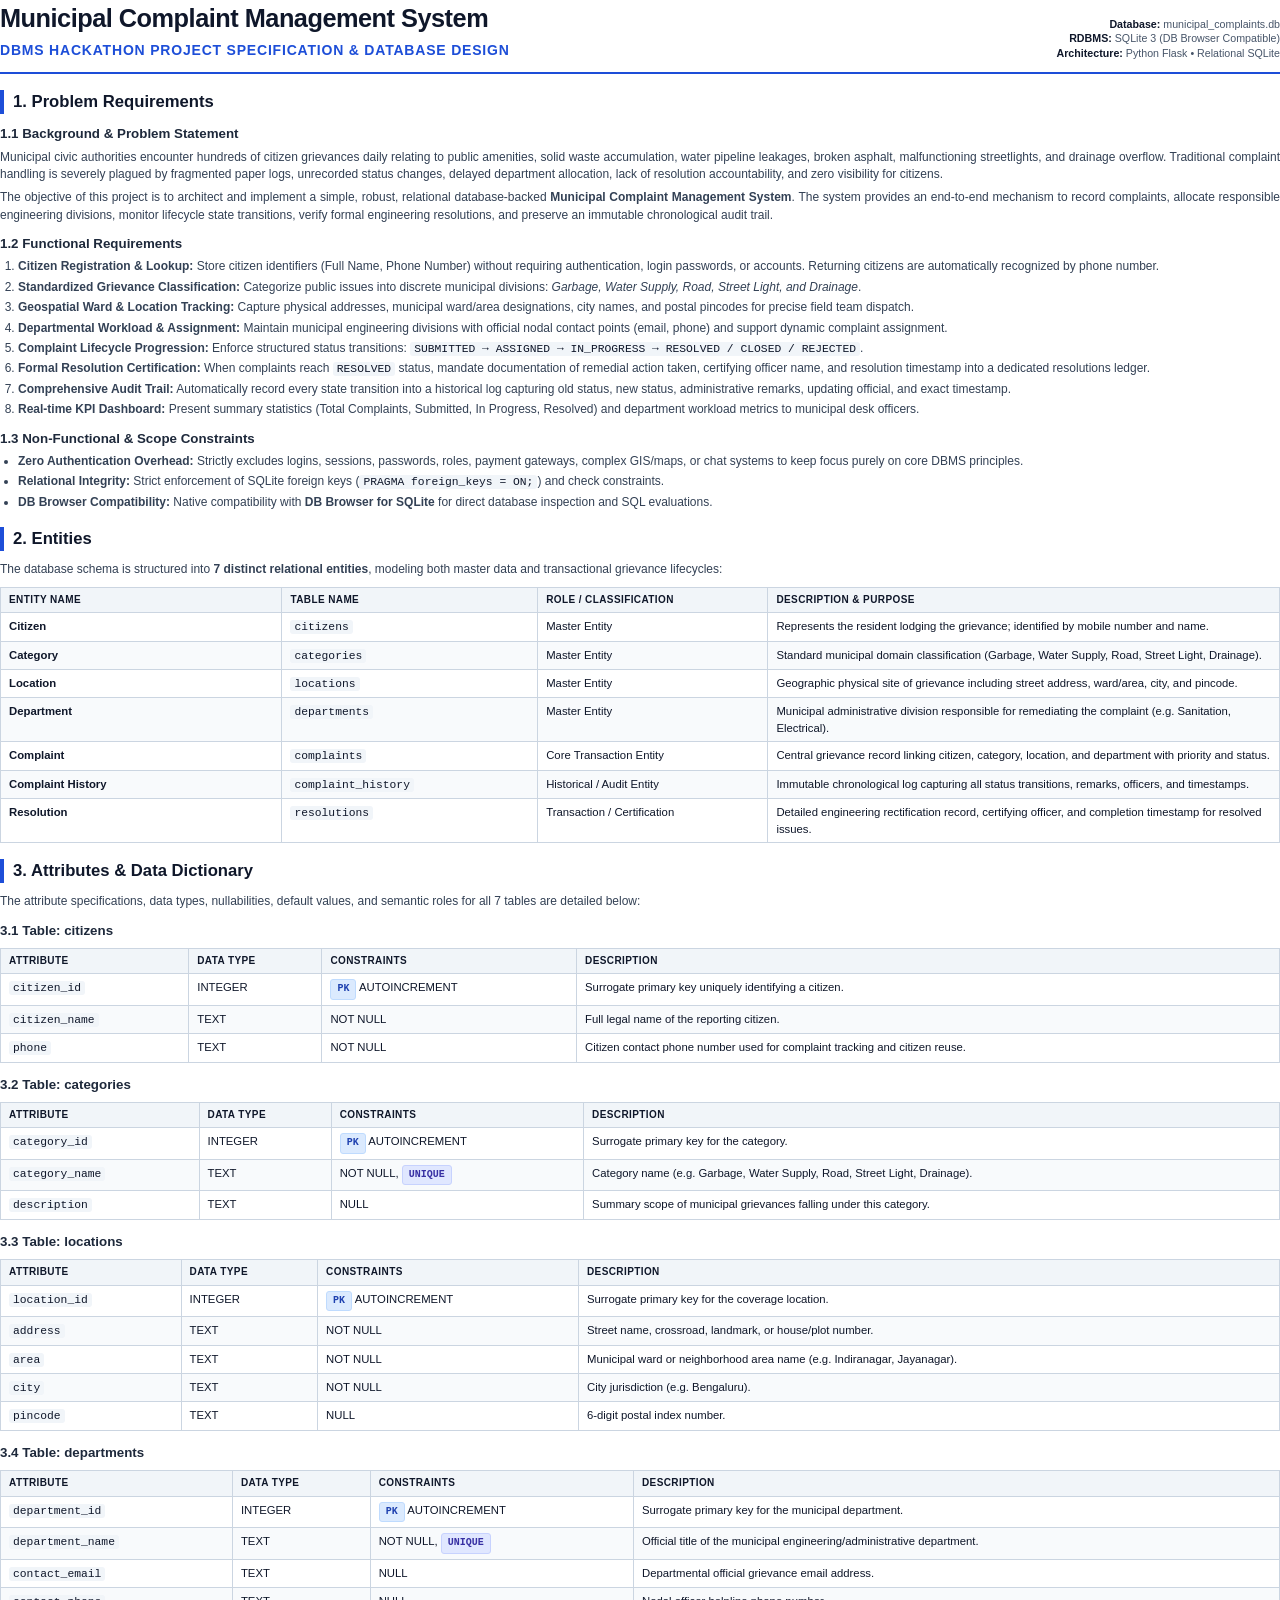
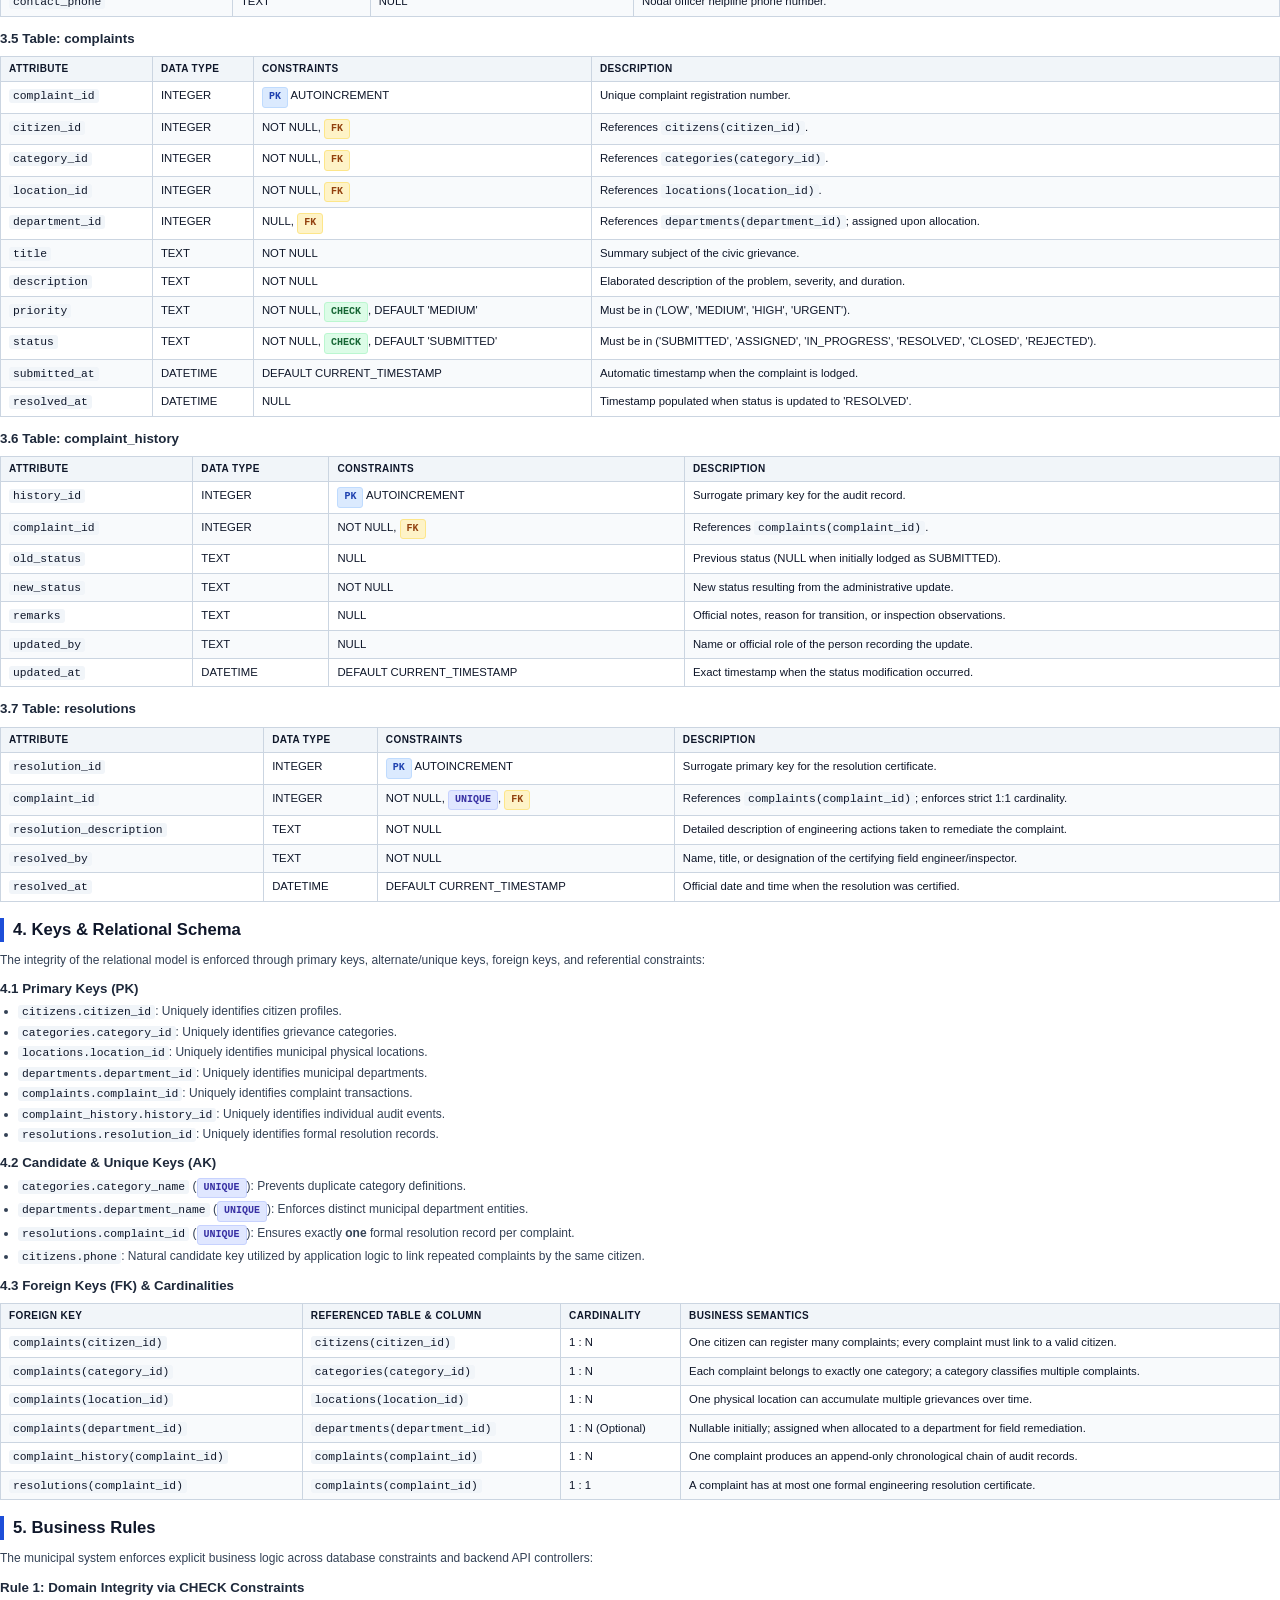
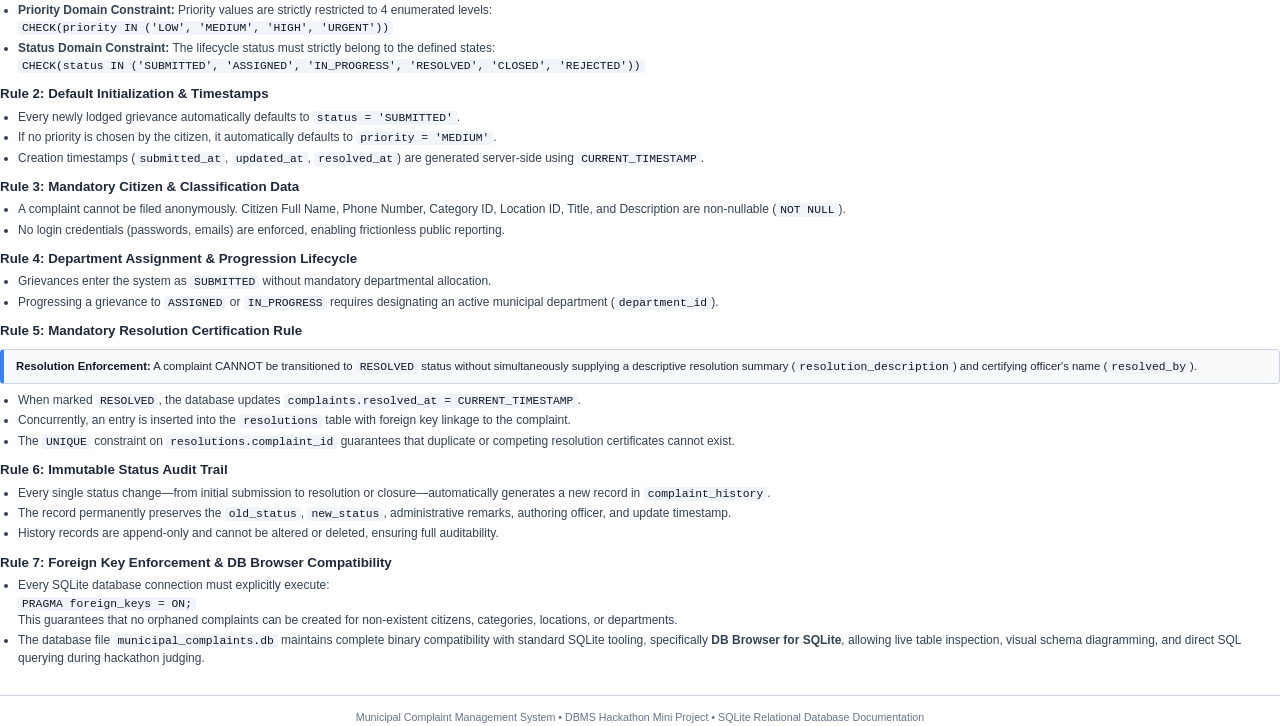
<file: dbms_documentation.html>
<!DOCTYPE html>
<html lang="en">
<head>
    <meta charset="UTF-8">
    <title>Municipal Complaint Management System - DBMS Project Documentation</title>
    <style>
        @page {
            size: A4;
            margin: 13mm 15mm 13mm 15mm;
            @bottom-right {
                content: counter(page);
                font-size: 9pt;
                color: #64748b;
            }
        }

        * {
            box-sizing: border-box;
            margin: 0;
            padding: 0;
        }

        body {
            font-family: -apple-system, BlinkMacSystemFont, "Segoe UI", Roboto, "Helvetica Neue", Arial, sans-serif;
            color: #0f172a;
            background: #ffffff;
            line-height: 1.45;
            font-size: 9.5pt;
        }

        /* Header / Cover Banner */
        .doc-header {
            border-bottom: 2.5px solid #1d4ed8;
            padding-bottom: 12px;
            margin-bottom: 16px;
            display: flex;
            justify-content: space-between;
            align-items: flex-end;
        }

        .doc-title-group h1 {
            font-size: 19pt;
            font-weight: 800;
            color: #0f172a;
            letter-spacing: -0.5px;
            margin-bottom: 3px;
        }

        .doc-title-group h2 {
            font-size: 10.5pt;
            font-weight: 600;
            color: #1d4ed8;
            text-transform: uppercase;
            letter-spacing: 0.8px;
        }

        .doc-meta {
            text-align: right;
            font-size: 8pt;
            color: #475569;
            line-height: 1.35;
        }

        .doc-meta strong {
            color: #0f172a;
        }

        /* Section Headings */
        h3.section-heading {
            font-size: 12.5pt;
            font-weight: 700;
            color: #0f172a;
            border-left: 4px solid #1d4ed8;
            padding-left: 9px;
            margin-top: 16px;
            margin-bottom: 10px;
            page-break-after: avoid;
        }

        h4.subsection-heading {
            font-size: 10pt;
            font-weight: 700;
            color: #1e293b;
            margin-top: 10px;
            margin-bottom: 5px;
            page-break-after: avoid;
        }

        p {
            margin-bottom: 6px;
            text-align: justify;
            color: #334155;
            font-size: 9pt;
        }

        ul, ol {
            margin-left: 18px;
            margin-bottom: 8px;
            color: #334155;
            font-size: 9pt;
        }

        li {
            margin-bottom: 3px;
        }

        /* Callout Box */
        .callout {
            background-color: #f8fafc;
            border: 1px solid #cbd5e1;
            border-left: 4px solid #3b82f6;
            border-radius: 4px;
            padding: 8px 12px;
            margin: 8px 0;
            font-size: 8.5pt;
            color: #1e293b;
        }

        .callout strong {
            color: #0f172a;
        }

        /* Data Tables */
        table {
            width: 100%;
            border-collapse: collapse;
            margin: 8px 0 12px 0;
            font-size: 8.5pt;
            page-break-inside: avoid;
        }

        th, td {
            border: 1px solid #cbd5e1;
            padding: 5px 8px;
            text-align: left;
            vertical-align: top;
        }

        th {
            background-color: #f1f5f9;
            color: #0f172a;
            font-weight: 700;
            text-transform: uppercase;
            font-size: 7.5pt;
            letter-spacing: 0.4px;
        }

        tr:nth-child(even) td {
            background-color: #f8fafc;
        }

        /* Badges */
        .badge {
            display: inline-block;
            padding: 2px 6px;
            border-radius: 3px;
            font-size: 7.5pt;
            font-weight: 700;
            font-family: monospace;
        }

        .badge-pk { background: #dbeafe; color: #1e40af; border: 1px solid #bfdbfe; }
        .badge-fk { background: #fef3c7; color: #92400e; border: 1px solid #fde68a; }
        .badge-uniq { background: #e0e7ff; color: #3730a3; border: 1px solid #c7d2fe; }
        .badge-check { background: #dcfce7; color: #166534; border: 1px solid #bbf7d0; }

        .code-inline {
            font-family: Consolas, Monaco, "Courier New", monospace;
            font-size: 8.5pt;
            background: #f1f5f9;
            padding: 1px 4px;
            border-radius: 3px;
            color: #0f172a;
        }

        /* Page Break Utilities */
        .page-break {
            page-break-before: always;
        }
    </style>
</head>
<body>

    <!-- DOCUMENT HEADER -->
    <div class="doc-header">
        <div class="doc-title-group">
            <h1>Municipal Complaint Management System</h1>
            <h2>DBMS Hackathon Project Specification &amp; Database Design</h2>
        </div>
        <div class="doc-meta">
            <div><strong>Database:</strong> municipal_complaints.db</div>
            <div><strong>RDBMS:</strong> SQLite 3 (DB Browser Compatible)</div>
            <div><strong>Architecture:</strong> Python Flask &bull; Relational SQLite</div>
        </div>
    </div>

    <!-- 1. PROBLEM REQUIREMENTS -->
    <h3 class="section-heading">1. Problem Requirements</h3>
    
    <h4 class="subsection-heading">1.1 Background &amp; Problem Statement</h4>
    <p>
        Municipal civic authorities encounter hundreds of citizen grievances daily relating to public amenities, solid waste accumulation, water pipeline leakages, broken asphalt, malfunctioning streetlights, and drainage overflow. Traditional complaint handling is severely plagued by fragmented paper logs, unrecorded status changes, delayed department allocation, lack of resolution accountability, and zero visibility for citizens.
    </p>
    <p>
        The objective of this project is to architect and implement a simple, robust, relational database-backed <strong>Municipal Complaint Management System</strong>. The system provides an end-to-end mechanism to record complaints, allocate responsible engineering divisions, monitor lifecycle state transitions, verify formal engineering resolutions, and preserve an immutable chronological audit trail.
    </p>

    <h4 class="subsection-heading">1.2 Functional Requirements</h4>
    <ol>
        <li><strong>Citizen Registration &amp; Lookup:</strong> Store citizen identifiers (Full Name, Phone Number) without requiring authentication, login passwords, or accounts. Returning citizens are automatically recognized by phone number.</li>
        <li><strong>Standardized Grievance Classification:</strong> Categorize public issues into discrete municipal divisions: <em>Garbage, Water Supply, Road, Street Light, and Drainage</em>.</li>
        <li><strong>Geospatial Ward &amp; Location Tracking:</strong> Capture physical addresses, municipal ward/area designations, city names, and postal pincodes for precise field team dispatch.</li>
        <li><strong>Departmental Workload &amp; Assignment:</strong> Maintain municipal engineering divisions with official nodal contact points (email, phone) and support dynamic complaint assignment.</li>
        <li><strong>Complaint Lifecycle Progression:</strong> Enforce structured status transitions: <span class="code-inline">SUBMITTED &rarr; ASSIGNED &rarr; IN_PROGRESS &rarr; RESOLVED / CLOSED / REJECTED</span>.</li>
        <li><strong>Formal Resolution Certification:</strong> When complaints reach <span class="code-inline">RESOLVED</span> status, mandate documentation of remedial action taken, certifying officer name, and resolution timestamp into a dedicated resolutions ledger.</li>
        <li><strong>Comprehensive Audit Trail:</strong> Automatically record every state transition into a historical log capturing old status, new status, administrative remarks, updating official, and exact timestamp.</li>
        <li><strong>Real-time KPI Dashboard:</strong> Present summary statistics (Total Complaints, Submitted, In Progress, Resolved) and department workload metrics to municipal desk officers.</li>
    </ol>

    <h4 class="subsection-heading">1.3 Non-Functional &amp; Scope Constraints</h4>
    <ul>
        <li><strong>Zero Authentication Overhead:</strong> Strictly excludes logins, sessions, passwords, roles, payment gateways, complex GIS/maps, or chat systems to keep focus purely on core DBMS principles.</li>
        <li><strong>Relational Integrity:</strong> Strict enforcement of SQLite foreign keys (<span class="code-inline">PRAGMA foreign_keys = ON;</span>) and check constraints.</li>
        <li><strong>DB Browser Compatibility:</strong> Native compatibility with <strong>DB Browser for SQLite</strong> for direct database inspection and SQL evaluations.</li>
    </ul>

    <!-- 2. ENTITIES -->
    <h3 class="section-heading">2. Entities</h3>
    <p>
        The database schema is structured into <strong>7 distinct relational entities</strong>, modeling both master data and transactional grievance lifecycles:
    </p>
    <table>
        <thead>
            <tr>
                <th style="width: 22%;">Entity Name</th>
                <th style="width: 20%;">Table Name</th>
                <th style="width: 18%;">Role / Classification</th>
                <th style="width: 40%;">Description &amp; Purpose</th>
            </tr>
        </thead>
        <tbody>
            <tr>
                <td><strong>Citizen</strong></td>
                <td><span class="code-inline">citizens</span></td>
                <td>Master Entity</td>
                <td>Represents the resident lodging the grievance; identified by mobile number and name.</td>
            </tr>
            <tr>
                <td><strong>Category</strong></td>
                <td><span class="code-inline">categories</span></td>
                <td>Master Entity</td>
                <td>Standard municipal domain classification (Garbage, Water Supply, Road, Street Light, Drainage).</td>
            </tr>
            <tr>
                <td><strong>Location</strong></td>
                <td><span class="code-inline">locations</span></td>
                <td>Master Entity</td>
                <td>Geographic physical site of grievance including street address, ward/area, city, and pincode.</td>
            </tr>
            <tr>
                <td><strong>Department</strong></td>
                <td><span class="code-inline">departments</span></td>
                <td>Master Entity</td>
                <td>Municipal administrative division responsible for remediating the complaint (e.g. Sanitation, Electrical).</td>
            </tr>
            <tr>
                <td><strong>Complaint</strong></td>
                <td><span class="code-inline">complaints</span></td>
                <td>Core Transaction Entity</td>
                <td>Central grievance record linking citizen, category, location, and department with priority and status.</td>
            </tr>
            <tr>
                <td><strong>Complaint History</strong></td>
                <td><span class="code-inline">complaint_history</span></td>
                <td>Historical / Audit Entity</td>
                <td>Immutable chronological log capturing all status transitions, remarks, officers, and timestamps.</td>
            </tr>
            <tr>
                <td><strong>Resolution</strong></td>
                <td><span class="code-inline">resolutions</span></td>
                <td>Transaction / Certification</td>
                <td>Detailed engineering rectification record, certifying officer, and completion timestamp for resolved issues.</td>
            </tr>
        </tbody>
    </table>

    <!-- 3. ATTRIBUTES -->
    <div class="page-break"></div>
    <h3 class="section-heading">3. Attributes &amp; Data Dictionary</h3>
    <p>
        The attribute specifications, data types, nullabilities, default values, and semantic roles for all 7 tables are detailed below:
    </p>

    <h4 class="subsection-heading">3.1 Table: citizens</h4>
    <table>
        <thead>
            <tr>
                <th>Attribute</th>
                <th>Data Type</th>
                <th>Constraints</th>
                <th>Description</th>
            </tr>
        </thead>
        <tbody>
            <tr>
                <td><span class="code-inline">citizen_id</span></td>
                <td>INTEGER</td>
                <td><span class="badge badge-pk">PK</span> AUTOINCREMENT</td>
                <td>Surrogate primary key uniquely identifying a citizen.</td>
            </tr>
            <tr>
                <td><span class="code-inline">citizen_name</span></td>
                <td>TEXT</td>
                <td>NOT NULL</td>
                <td>Full legal name of the reporting citizen.</td>
            </tr>
            <tr>
                <td><span class="code-inline">phone</span></td>
                <td>TEXT</td>
                <td>NOT NULL</td>
                <td>Citizen contact phone number used for complaint tracking and citizen reuse.</td>
            </tr>
        </tbody>
    </table>

    <h4 class="subsection-heading">3.2 Table: categories</h4>
    <table>
        <thead>
            <tr>
                <th>Attribute</th>
                <th>Data Type</th>
                <th>Constraints</th>
                <th>Description</th>
            </tr>
        </thead>
        <tbody>
            <tr>
                <td><span class="code-inline">category_id</span></td>
                <td>INTEGER</td>
                <td><span class="badge badge-pk">PK</span> AUTOINCREMENT</td>
                <td>Surrogate primary key for the category.</td>
            </tr>
            <tr>
                <td><span class="code-inline">category_name</span></td>
                <td>TEXT</td>
                <td>NOT NULL, <span class="badge badge-uniq">UNIQUE</span></td>
                <td>Category name (e.g. Garbage, Water Supply, Road, Street Light, Drainage).</td>
            </tr>
            <tr>
                <td><span class="code-inline">description</span></td>
                <td>TEXT</td>
                <td>NULL</td>
                <td>Summary scope of municipal grievances falling under this category.</td>
            </tr>
        </tbody>
    </table>

    <h4 class="subsection-heading">3.3 Table: locations</h4>
    <table>
        <thead>
            <tr>
                <th>Attribute</th>
                <th>Data Type</th>
                <th>Constraints</th>
                <th>Description</th>
            </tr>
        </thead>
        <tbody>
            <tr>
                <td><span class="code-inline">location_id</span></td>
                <td>INTEGER</td>
                <td><span class="badge badge-pk">PK</span> AUTOINCREMENT</td>
                <td>Surrogate primary key for the coverage location.</td>
            </tr>
            <tr>
                <td><span class="code-inline">address</span></td>
                <td>TEXT</td>
                <td>NOT NULL</td>
                <td>Street name, crossroad, landmark, or house/plot number.</td>
            </tr>
            <tr>
                <td><span class="code-inline">area</span></td>
                <td>TEXT</td>
                <td>NOT NULL</td>
                <td>Municipal ward or neighborhood area name (e.g. Indiranagar, Jayanagar).</td>
            </tr>
            <tr>
                <td><span class="code-inline">city</span></td>
                <td>TEXT</td>
                <td>NOT NULL</td>
                <td>City jurisdiction (e.g. Bengaluru).</td>
            </tr>
            <tr>
                <td><span class="code-inline">pincode</span></td>
                <td>TEXT</td>
                <td>NULL</td>
                <td>6-digit postal index number.</td>
            </tr>
        </tbody>
    </table>

    <h4 class="subsection-heading">3.4 Table: departments</h4>
    <table>
        <thead>
            <tr>
                <th>Attribute</th>
                <th>Data Type</th>
                <th>Constraints</th>
                <th>Description</th>
            </tr>
        </thead>
        <tbody>
            <tr>
                <td><span class="code-inline">department_id</span></td>
                <td>INTEGER</td>
                <td><span class="badge badge-pk">PK</span> AUTOINCREMENT</td>
                <td>Surrogate primary key for the municipal department.</td>
            </tr>
            <tr>
                <td><span class="code-inline">department_name</span></td>
                <td>TEXT</td>
                <td>NOT NULL, <span class="badge badge-uniq">UNIQUE</span></td>
                <td>Official title of the municipal engineering/administrative department.</td>
            </tr>
            <tr>
                <td><span class="code-inline">contact_email</span></td>
                <td>TEXT</td>
                <td>NULL</td>
                <td>Departmental official grievance email address.</td>
            </tr>
            <tr>
                <td><span class="code-inline">contact_phone</span></td>
                <td>TEXT</td>
                <td>NULL</td>
                <td>Nodal officer helpline phone number.</td>
            </tr>
        </tbody>
    </table>

    <h4 class="subsection-heading">3.5 Table: complaints</h4>
    <table>
        <thead>
            <tr>
                <th>Attribute</th>
                <th>Data Type</th>
                <th>Constraints</th>
                <th>Description</th>
            </tr>
        </thead>
        <tbody>
            <tr>
                <td><span class="code-inline">complaint_id</span></td>
                <td>INTEGER</td>
                <td><span class="badge badge-pk">PK</span> AUTOINCREMENT</td>
                <td>Unique complaint registration number.</td>
            </tr>
            <tr>
                <td><span class="code-inline">citizen_id</span></td>
                <td>INTEGER</td>
                <td>NOT NULL, <span class="badge badge-fk">FK</span></td>
                <td>References <span class="code-inline">citizens(citizen_id)</span>.</td>
            </tr>
            <tr>
                <td><span class="code-inline">category_id</span></td>
                <td>INTEGER</td>
                <td>NOT NULL, <span class="badge badge-fk">FK</span></td>
                <td>References <span class="code-inline">categories(category_id)</span>.</td>
            </tr>
            <tr>
                <td><span class="code-inline">location_id</span></td>
                <td>INTEGER</td>
                <td>NOT NULL, <span class="badge badge-fk">FK</span></td>
                <td>References <span class="code-inline">locations(location_id)</span>.</td>
            </tr>
            <tr>
                <td><span class="code-inline">department_id</span></td>
                <td>INTEGER</td>
                <td>NULL, <span class="badge badge-fk">FK</span></td>
                <td>References <span class="code-inline">departments(department_id)</span>; assigned upon allocation.</td>
            </tr>
            <tr>
                <td><span class="code-inline">title</span></td>
                <td>TEXT</td>
                <td>NOT NULL</td>
                <td>Summary subject of the civic grievance.</td>
            </tr>
            <tr>
                <td><span class="code-inline">description</span></td>
                <td>TEXT</td>
                <td>NOT NULL</td>
                <td>Elaborated description of the problem, severity, and duration.</td>
            </tr>
            <tr>
                <td><span class="code-inline">priority</span></td>
                <td>TEXT</td>
                <td>NOT NULL, <span class="badge badge-check">CHECK</span>, DEFAULT 'MEDIUM'</td>
                <td>Must be in ('LOW', 'MEDIUM', 'HIGH', 'URGENT').</td>
            </tr>
            <tr>
                <td><span class="code-inline">status</span></td>
                <td>TEXT</td>
                <td>NOT NULL, <span class="badge badge-check">CHECK</span>, DEFAULT 'SUBMITTED'</td>
                <td>Must be in ('SUBMITTED', 'ASSIGNED', 'IN_PROGRESS', 'RESOLVED', 'CLOSED', 'REJECTED').</td>
            </tr>
            <tr>
                <td><span class="code-inline">submitted_at</span></td>
                <td>DATETIME</td>
                <td>DEFAULT CURRENT_TIMESTAMP</td>
                <td>Automatic timestamp when the complaint is lodged.</td>
            </tr>
            <tr>
                <td><span class="code-inline">resolved_at</span></td>
                <td>DATETIME</td>
                <td>NULL</td>
                <td>Timestamp populated when status is updated to 'RESOLVED'.</td>
            </tr>
        </tbody>
    </table>

    <div class="page-break"></div>
    <h4 class="subsection-heading">3.6 Table: complaint_history</h4>
    <table>
        <thead>
            <tr>
                <th>Attribute</th>
                <th>Data Type</th>
                <th>Constraints</th>
                <th>Description</th>
            </tr>
        </thead>
        <tbody>
            <tr>
                <td><span class="code-inline">history_id</span></td>
                <td>INTEGER</td>
                <td><span class="badge badge-pk">PK</span> AUTOINCREMENT</td>
                <td>Surrogate primary key for the audit record.</td>
            </tr>
            <tr>
                <td><span class="code-inline">complaint_id</span></td>
                <td>INTEGER</td>
                <td>NOT NULL, <span class="badge badge-fk">FK</span></td>
                <td>References <span class="code-inline">complaints(complaint_id)</span>.</td>
            </tr>
            <tr>
                <td><span class="code-inline">old_status</span></td>
                <td>TEXT</td>
                <td>NULL</td>
                <td>Previous status (NULL when initially lodged as SUBMITTED).</td>
            </tr>
            <tr>
                <td><span class="code-inline">new_status</span></td>
                <td>TEXT</td>
                <td>NOT NULL</td>
                <td>New status resulting from the administrative update.</td>
            </tr>
            <tr>
                <td><span class="code-inline">remarks</span></td>
                <td>TEXT</td>
                <td>NULL</td>
                <td>Official notes, reason for transition, or inspection observations.</td>
            </tr>
            <tr>
                <td><span class="code-inline">updated_by</span></td>
                <td>TEXT</td>
                <td>NULL</td>
                <td>Name or official role of the person recording the update.</td>
            </tr>
            <tr>
                <td><span class="code-inline">updated_at</span></td>
                <td>DATETIME</td>
                <td>DEFAULT CURRENT_TIMESTAMP</td>
                <td>Exact timestamp when the status modification occurred.</td>
            </tr>
        </tbody>
    </table>

    <h4 class="subsection-heading">3.7 Table: resolutions</h4>
    <table>
        <thead>
            <tr>
                <th>Attribute</th>
                <th>Data Type</th>
                <th>Constraints</th>
                <th>Description</th>
            </tr>
        </thead>
        <tbody>
            <tr>
                <td><span class="code-inline">resolution_id</span></td>
                <td>INTEGER</td>
                <td><span class="badge badge-pk">PK</span> AUTOINCREMENT</td>
                <td>Surrogate primary key for the resolution certificate.</td>
            </tr>
            <tr>
                <td><span class="code-inline">complaint_id</span></td>
                <td>INTEGER</td>
                <td>NOT NULL, <span class="badge badge-uniq">UNIQUE</span>, <span class="badge badge-fk">FK</span></td>
                <td>References <span class="code-inline">complaints(complaint_id)</span>; enforces strict 1:1 cardinality.</td>
            </tr>
            <tr>
                <td><span class="code-inline">resolution_description</span></td>
                <td>TEXT</td>
                <td>NOT NULL</td>
                <td>Detailed description of engineering actions taken to remediate the complaint.</td>
            </tr>
            <tr>
                <td><span class="code-inline">resolved_by</span></td>
                <td>TEXT</td>
                <td>NOT NULL</td>
                <td>Name, title, or designation of the certifying field engineer/inspector.</td>
            </tr>
            <tr>
                <td><span class="code-inline">resolved_at</span></td>
                <td>DATETIME</td>
                <td>DEFAULT CURRENT_TIMESTAMP</td>
                <td>Official date and time when the resolution was certified.</td>
            </tr>
        </tbody>
    </table>

    <!-- 4. KEYS -->
    <h3 class="section-heading">4. Keys &amp; Relational Schema</h3>
    <p>
        The integrity of the relational model is enforced through primary keys, alternate/unique keys, foreign keys, and referential constraints:
    </p>

    <h4 class="subsection-heading">4.1 Primary Keys (PK)</h4>
    <ul>
        <li><span class="code-inline">citizens.citizen_id</span>: Uniquely identifies citizen profiles.</li>
        <li><span class="code-inline">categories.category_id</span>: Uniquely identifies grievance categories.</li>
        <li><span class="code-inline">locations.location_id</span>: Uniquely identifies municipal physical locations.</li>
        <li><span class="code-inline">departments.department_id</span>: Uniquely identifies municipal departments.</li>
        <li><span class="code-inline">complaints.complaint_id</span>: Uniquely identifies complaint transactions.</li>
        <li><span class="code-inline">complaint_history.history_id</span>: Uniquely identifies individual audit events.</li>
        <li><span class="code-inline">resolutions.resolution_id</span>: Uniquely identifies formal resolution records.</li>
    </ul>

    <h4 class="subsection-heading">4.2 Candidate &amp; Unique Keys (AK)</h4>
    <ul>
        <li><span class="code-inline">categories.category_name</span> (<span class="badge badge-uniq">UNIQUE</span>): Prevents duplicate category definitions.</li>
        <li><span class="code-inline">departments.department_name</span> (<span class="badge badge-uniq">UNIQUE</span>): Enforces distinct municipal department entities.</li>
        <li><span class="code-inline">resolutions.complaint_id</span> (<span class="badge badge-uniq">UNIQUE</span>): Ensures exactly <strong>one</strong> formal resolution record per complaint.</li>
        <li><span class="code-inline">citizens.phone</span>: Natural candidate key utilized by application logic to link repeated complaints by the same citizen.</li>
    </ul>

    <h4 class="subsection-heading">4.3 Foreign Keys (FK) &amp; Cardinalities</h4>
    <table>
        <thead>
            <tr>
                <th>Foreign Key</th>
                <th>Referenced Table &amp; Column</th>
                <th>Cardinality</th>
                <th>Business Semantics</th>
            </tr>
        </thead>
        <tbody>
            <tr>
                <td><span class="code-inline">complaints(citizen_id)</span></td>
                <td><span class="code-inline">citizens(citizen_id)</span></td>
                <td>1 : N</td>
                <td>One citizen can register many complaints; every complaint must link to a valid citizen.</td>
            </tr>
            <tr>
                <td><span class="code-inline">complaints(category_id)</span></td>
                <td><span class="code-inline">categories(category_id)</span></td>
                <td>1 : N</td>
                <td>Each complaint belongs to exactly one category; a category classifies multiple complaints.</td>
            </tr>
            <tr>
                <td><span class="code-inline">complaints(location_id)</span></td>
                <td><span class="code-inline">locations(location_id)</span></td>
                <td>1 : N</td>
                <td>One physical location can accumulate multiple grievances over time.</td>
            </tr>
            <tr>
                <td><span class="code-inline">complaints(department_id)</span></td>
                <td><span class="code-inline">departments(department_id)</span></td>
                <td>1 : N (Optional)</td>
                <td>Nullable initially; assigned when allocated to a department for field remediation.</td>
            </tr>
            <tr>
                <td><span class="code-inline">complaint_history(complaint_id)</span></td>
                <td><span class="code-inline">complaints(complaint_id)</span></td>
                <td>1 : N</td>
                <td>One complaint produces an append-only chronological chain of audit records.</td>
            </tr>
            <tr>
                <td><span class="code-inline">resolutions(complaint_id)</span></td>
                <td><span class="code-inline">complaints(complaint_id)</span></td>
                <td>1 : 1</td>
                <td>A complaint has at most one formal engineering resolution certificate.</td>
            </tr>
        </tbody>
    </table>

    <!-- 5. BUSINESS RULES -->
    <div class="page-break"></div>
    <h3 class="section-heading">5. Business Rules</h3>
    <p>
        The municipal system enforces explicit business logic across database constraints and backend API controllers:
    </p>

    <h4 class="subsection-heading">Rule 1: Domain Integrity via CHECK Constraints</h4>
    <ul>
        <li><strong>Priority Domain Constraint:</strong> Priority values are strictly restricted to 4 enumerated levels:
            <br><span class="code-inline">CHECK(priority IN ('LOW', 'MEDIUM', 'HIGH', 'URGENT'))</span>
        </li>
        <li><strong>Status Domain Constraint:</strong> The lifecycle status must strictly belong to the defined states:
            <br><span class="code-inline">CHECK(status IN ('SUBMITTED', 'ASSIGNED', 'IN_PROGRESS', 'RESOLVED', 'CLOSED', 'REJECTED'))</span>
        </li>
    </ul>

    <h4 class="subsection-heading">Rule 2: Default Initialization &amp; Timestamps</h4>
    <ul>
        <li>Every newly lodged grievance automatically defaults to <span class="code-inline">status = 'SUBMITTED'</span>.</li>
        <li>If no priority is chosen by the citizen, it automatically defaults to <span class="code-inline">priority = 'MEDIUM'</span>.</li>
        <li>Creation timestamps (<span class="code-inline">submitted_at</span>, <span class="code-inline">updated_at</span>, <span class="code-inline">resolved_at</span>) are generated server-side using <span class="code-inline">CURRENT_TIMESTAMP</span>.</li>
    </ul>

    <h4 class="subsection-heading">Rule 3: Mandatory Citizen &amp; Classification Data</h4>
    <ul>
        <li>A complaint cannot be filed anonymously. Citizen Full Name, Phone Number, Category ID, Location ID, Title, and Description are non-nullable (<span class="code-inline">NOT NULL</span>).</li>
        <li>No login credentials (passwords, emails) are enforced, enabling frictionless public reporting.</li>
    </ul>

    <h4 class="subsection-heading">Rule 4: Department Assignment &amp; Progression Lifecycle</h4>
    <ul>
        <li>Grievances enter the system as <span class="code-inline">SUBMITTED</span> without mandatory departmental allocation.</li>
        <li>Progressing a grievance to <span class="code-inline">ASSIGNED</span> or <span class="code-inline">IN_PROGRESS</span> requires designating an active municipal department (<span class="code-inline">department_id</span>).</li>
    </ul>

    <h4 class="subsection-heading">Rule 5: Mandatory Resolution Certification Rule</h4>
    <div class="callout">
        <strong>Resolution Enforcement:</strong> A complaint CANNOT be transitioned to <span class="code-inline">RESOLVED</span> status without simultaneously supplying a descriptive resolution summary (<span class="code-inline">resolution_description</span>) and certifying officer's name (<span class="code-inline">resolved_by</span>).
    </div>
    <ul>
        <li>When marked <span class="code-inline">RESOLVED</span>, the database updates <span class="code-inline">complaints.resolved_at = CURRENT_TIMESTAMP</span>.</li>
        <li>Concurrently, an entry is inserted into the <span class="code-inline">resolutions</span> table with foreign key linkage to the complaint.</li>
        <li>The <span class="code-inline">UNIQUE</span> constraint on <span class="code-inline">resolutions.complaint_id</span> guarantees that duplicate or competing resolution certificates cannot exist.</li>
    </ul>

    <h4 class="subsection-heading">Rule 6: Immutable Status Audit Trail</h4>
    <ul>
        <li>Every single status change—from initial submission to resolution or closure—automatically generates a new record in <span class="code-inline">complaint_history</span>.</li>
        <li>The record permanently preserves the <span class="code-inline">old_status</span>, <span class="code-inline">new_status</span>, administrative remarks, authoring officer, and update timestamp.</li>
        <li>History records are append-only and cannot be altered or deleted, ensuring full auditability.</li>
    </ul>

    <h4 class="subsection-heading">Rule 7: Foreign Key Enforcement &amp; DB Browser Compatibility</h4>
    <ul>
        <li>Every SQLite database connection must explicitly execute:
            <br><span class="code-inline">PRAGMA foreign_keys = ON;</span>
            <br>This guarantees that no orphaned complaints can be created for non-existent citizens, categories, locations, or departments.
        </li>
        <li>The database file <span class="code-inline">municipal_complaints.db</span> maintains complete binary compatibility with standard SQLite tooling, specifically <strong>DB Browser for SQLite</strong>, allowing live table inspection, visual schema diagramming, and direct SQL querying during hackathon judging.</li>
    </ul>

    <div style="margin-top: 28px; padding-top: 14px; border-top: 1px solid #cbd5e1; font-size: 8pt; color: #64748b; text-align: center;">
        Municipal Complaint Management System &bull; DBMS Hackathon Mini Project &bull; SQLite Relational Database Documentation
    </div>

</body>
</html>
</file>
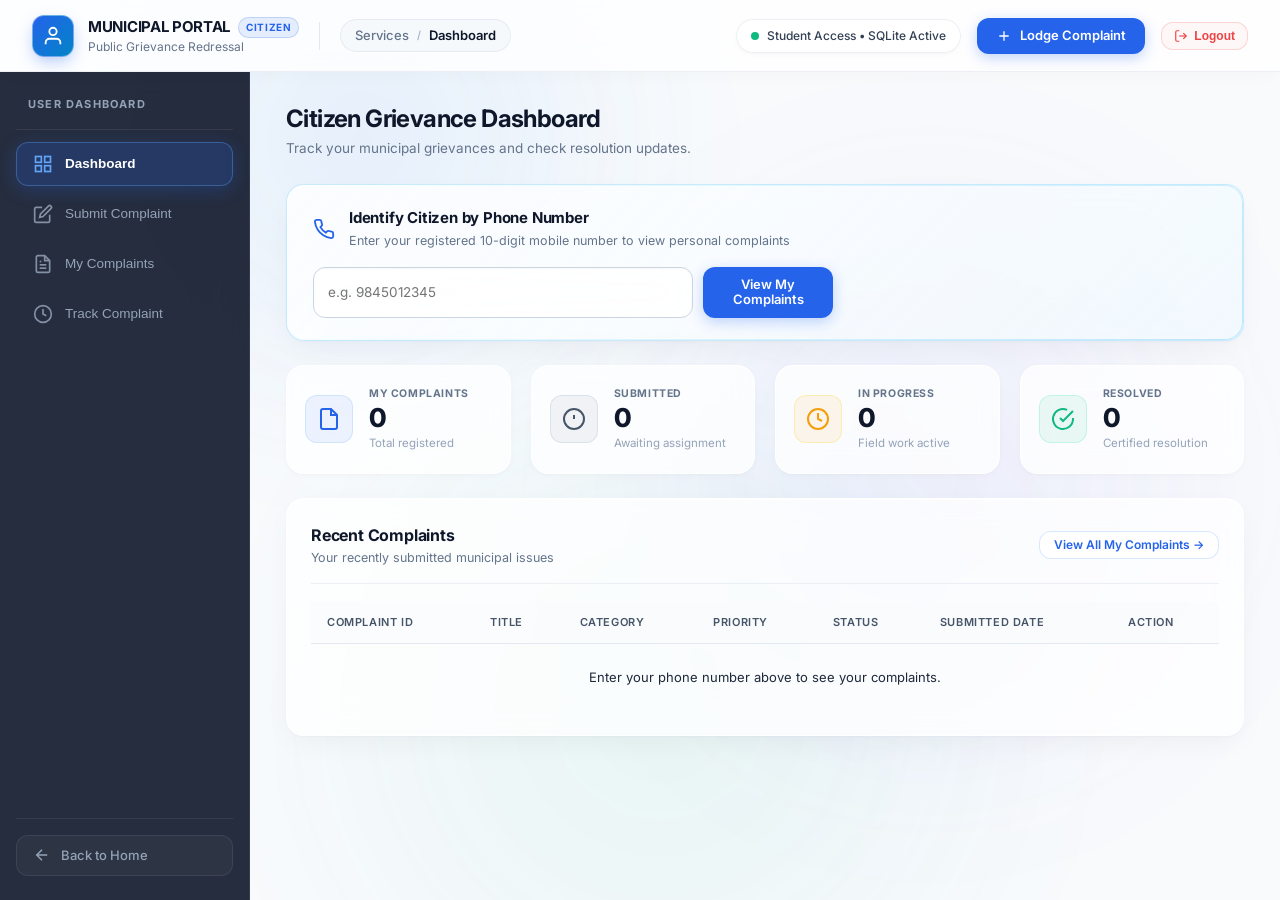
<file: user.html>
<!DOCTYPE html>
<html lang="en">
<head>
    <meta charset="UTF-8">
    <meta name="viewport" content="width=device-width, initial-scale=1.0">
    <title>User Dashboard - Municipal Complaint Management System</title>
    <!-- Google Fonts: Inter -->
    <link rel="preconnect" href="https://fonts.googleapis.com">
    <link rel="preconnect" href="https://fonts.gstatic.com" crossorigin>
    <link href="https://fonts.googleapis.com/css2?family=Inter:wght@300;400;500;600;700;800&display=swap" rel="stylesheet">
    <link rel="stylesheet" href="static/css/style.css">
</head>
<body>
    <!-- Ambient Glass Orbs -->
    <div class="ambient-glow ambient-glow-1"></div>
    <div class="ambient-glow ambient-glow-2"></div>
    <div class="ambient-glow ambient-glow-3"></div>

    <div class="app-container">
        <!-- TOP HEADER -->
        <header class="app-header user-header glass-header">
            <div class="header-left">
                <div class="header-brand">
                    <div class="brand-icon user-theme-icon">
                        <svg width="22" height="22" viewBox="0 0 24 24" fill="none" stroke="currentColor" stroke-width="2">
                            <path d="M20 21v-2a4 4 0 0 0-4-4H8a4 4 0 0 0-4 4v2"></path>
                            <circle cx="12" cy="7" r="4"></circle>
                        </svg>
                    </div>
                    <div class="brand-text-block">
                        <div class="brand-title-row">
                            <span class="brand-title">MUNICIPAL PORTAL</span>
                            <span class="brand-chip citizen-chip">CITIZEN</span>
                        </div>
                        <span class="brand-subtitle">Public Grievance Redressal</span>
                    </div>
                </div>
                <div class="header-divider"></div>
                <div class="header-breadcrumb">
                    <span class="breadcrumb-item">Services</span>
                    <span class="breadcrumb-sep">/</span>
                    <span class="breadcrumb-active" id="user-current-breadcrumb">Dashboard</span>
                </div>
            </div>
            <div class="header-right">
                <div class="header-badge glass-badge">
                    <span class="pulse-dot"></span>
                    <span id="header-auth-badge">Student Access &bull; SQLite Active</span>
                </div>
                <button class="btn btn-primary btn-user-primary glass-btn-primary" onclick="switchUserView('submit')">
                    <svg width="16" height="16" viewBox="0 0 24 24" fill="none" stroke="currentColor" stroke-width="2">
                        <line x1="12" y1="5" x2="12" y2="19"></line>
                        <line x1="5" y1="12" x2="19" y2="12"></line>
                    </svg>
                    <span>Lodge Complaint</span>
                </button>
                <button class="btn-logout" onclick="logoutUser()" title="Log out of session">
                    <svg width="14" height="14" viewBox="0 0 24 24" fill="none" stroke="currentColor" stroke-width="2">
                        <path d="M9 21H5a2 2 0 0 1-2-2V5a2 2 0 0 1 2-2h4"></path>
                        <polyline points="16 17 21 12 16 7"></polyline>
                        <line x1="21" y1="12" x2="9" y2="12"></line>
                    </svg>
                    <span>Logout</span>
                </button>
            </div>
        </header>

        <!-- MAIN APP BODY (SIDEBAR + CONTENT) -->
        <div class="app-body">
            <!-- USER SIDEBAR -->
            <aside class="app-sidebar user-sidebar">
                <div class="sidebar-header-label">USER DASHBOARD</div>
                <nav class="sidebar-nav">
                    <button class="nav-item active" data-view="dashboard" onclick="switchUserView('dashboard')">
                        <svg width="20" height="20" viewBox="0 0 24 24" fill="none" stroke="currentColor" stroke-width="2">
                            <rect x="3" y="3" width="7" height="7"></rect>
                            <rect x="14" y="3" width="7" height="7"></rect>
                            <rect x="14" y="14" width="7" height="7"></rect>
                            <rect x="3" y="14" width="7" height="7"></rect>
                        </svg>
                        <span>Dashboard</span>
                    </button>
                    <button class="nav-item" data-view="submit" onclick="switchUserView('submit')">
                        <svg width="20" height="20" viewBox="0 0 24 24" fill="none" stroke="currentColor" stroke-width="2">
                            <path d="M11 4H4a2 2 0 0 0-2 2v14a2 2 0 0 0 2 2h14a2 2 0 0 0 2-2v-7"></path>
                            <path d="M18.5 2.5a2.121 2.121 0 0 1 3 3L12 15l-4 1 1-4 9.5-9.5z"></path>
                        </svg>
                        <span>Submit Complaint</span>
                    </button>
                    <button class="nav-item" data-view="my-complaints" onclick="switchUserView('my-complaints')">
                        <svg width="20" height="20" viewBox="0 0 24 24" fill="none" stroke="currentColor" stroke-width="2">
                            <path d="M14 2H6a2 2 0 0 0-2 2v16a2 2 0 0 0 2 2h12a2 2 0 0 0 2-2V8z"></path>
                            <polyline points="14 2 14 8 20 8"></polyline>
                            <line x1="16" y1="13" x2="8" y2="13"></line>
                            <line x1="16" y1="17" x2="8" y2="17"></line>
                            <polyline points="10 9 9 9 8 9"></polyline>
                        </svg>
                        <span>My Complaints</span>
                    </button>
                    <button class="nav-item" data-view="track" onclick="switchUserView('track')">
                        <svg width="20" height="20" viewBox="0 0 24 24" fill="none" stroke="currentColor" stroke-width="2">
                            <circle cx="12" cy="12" r="10"></circle>
                            <polyline points="12 6 12 12 16 14"></polyline>
                        </svg>
                        <span>Track Complaint</span>
                    </button>
                </nav>

                <div class="sidebar-footer">
                    <a href="index.html" class="btn-back-home">
                        <svg width="18" height="18" viewBox="0 0 24 24" fill="none" stroke="currentColor" stroke-width="2">
                            <line x1="19" y1="12" x2="5" y2="12"></line>
                            <polyline points="12 19 5 12 12 5"></polyline>
                        </svg>
                        <span>Back to Home</span>
                    </a>
                </div>
            </aside>

            <!-- MAIN CONTENT PANELS -->
            <main class="app-content">

                <!-- 1. USER: DASHBOARD PAGE -->
                <section class="view-panel active" id="user-view-dashboard">
                    <div class="view-header">
                        <div>
                            <h1 class="page-title">Citizen Grievance Dashboard</h1>
                            <p class="page-subtitle">Track your municipal grievances and check resolution updates.</p>
                        </div>
                    </div>

                    <!-- PHONE LOOKUP SEARCH CARD (NO AUTH NEEDED) -->
                    <div class="phone-lookup-card">
                        <div class="lookup-header">
                            <svg width="22" height="22" viewBox="0 0 24 24" fill="none" stroke="currentColor" stroke-width="2">
                                <path d="M22 16.92v3a2 2 0 0 1-2.18 2 19.79 19.79 0 0 1-8.63-3.07 19.5 19.5 0 0 1-6-6 19.79 19.79 0 0 1-3.07-8.67A2 2 0 0 1 4.11 2h3a2 2 0 0 1 2 1.72 12.84 12.84 0 0 0 .7 2.81 2 2 0 0 1-.45 2.11L8.09 9.91a16 16 0 0 0 6 6l1.27-1.27a2 2 0 0 1 2.11-.45 12.84 12.84 0 0 0 2.81.7A2 2 0 0 1 22 16.92z"></path>
                            </svg>
                            <div>
                                <h3 class="lookup-title">Identify Citizen by Phone Number</h3>
                                <p class="lookup-subtitle">Enter your registered 10-digit mobile number to view personal complaints</p>
                            </div>
                        </div>
                        <form id="form-user-dashboard-phone" class="lookup-form">
                            <div class="input-action-group">
                                <input type="tel" id="user-dashboard-phone-input" placeholder="e.g. 9845012345" required>
                                <button type="submit" class="btn btn-primary">View My Complaints</button>
                            </div>
                        </form>
                        <div class="lookup-greeting" id="user-greeting-box" style="display: none;">
                            <span>Logged in as: <strong id="greeting-citizen-name">-</strong> (<span id="greeting-citizen-phone">-</span>)</span>
                            <button class="btn-text-sm" onclick="clearUserPhone()">Change Phone</button>
                        </div>
                    </div>

                    <!-- METRIC STAT CARDS -->
                    <div class="stats-grid">
                        <div class="stat-card">
                            <div class="stat-icon-wrapper blue">
                                <svg width="24" height="24" viewBox="0 0 24 24" fill="none" stroke="currentColor" stroke-width="2">
                                    <path d="M14 2H6a2 2 0 0 0-2 2v16a2 2 0 0 0 2 2h12a2 2 0 0 0 2-2V8z"></path>
                                    <polyline points="14 2 14 8 20 8"></polyline>
                                </svg>
                            </div>
                            <div class="stat-content">
                                <span class="stat-label">MY COMPLAINTS</span>
                                <h2 class="stat-value" id="user-stat-total">0</h2>
                                <span class="stat-subtext">Total registered</span>
                            </div>
                        </div>

                        <div class="stat-card">
                            <div class="stat-icon-wrapper gray">
                                <svg width="24" height="24" viewBox="0 0 24 24" fill="none" stroke="currentColor" stroke-width="2">
                                    <circle cx="12" cy="12" r="10"></circle>
                                    <line x1="12" y1="8" x2="12" y2="12"></line>
                                    <line x1="12" y1="16" x2="12.01" y2="16"></line>
                                </svg>
                            </div>
                            <div class="stat-content">
                                <span class="stat-label">SUBMITTED</span>
                                <h2 class="stat-value" id="user-stat-submitted">0</h2>
                                <span class="stat-subtext">Awaiting assignment</span>
                            </div>
                        </div>

                        <div class="stat-card">
                            <div class="stat-icon-wrapper amber">
                                <svg width="24" height="24" viewBox="0 0 24 24" fill="none" stroke="currentColor" stroke-width="2">
                                    <circle cx="12" cy="12" r="10"></circle>
                                    <polyline points="12 6 12 12 16 14"></polyline>
                                </svg>
                            </div>
                            <div class="stat-content">
                                <span class="stat-label">IN PROGRESS</span>
                                <h2 class="stat-value" id="user-stat-progress">0</h2>
                                <span class="stat-subtext">Field work active</span>
                            </div>
                        </div>

                        <div class="stat-card">
                            <div class="stat-icon-wrapper green">
                                <svg width="24" height="24" viewBox="0 0 24 24" fill="none" stroke="currentColor" stroke-width="2">
                                    <path d="M22 11.08V12a10 10 0 1 1-5.93-9.14"></path>
                                    <polyline points="22 4 12 14.01 9 11.01"></polyline>
                                </svg>
                            </div>
                            <div class="stat-content">
                                <span class="stat-label">RESOLVED</span>
                                <h2 class="stat-value" id="user-stat-resolved">0</h2>
                                <span class="stat-subtext">Certified resolution</span>
                            </div>
                        </div>
                    </div>

                    <!-- RECENT COMPLAINTS TABLE -->
                    <div class="data-card">
                        <div class="card-header flex-between">
                            <div>
                                <h3 class="card-title">Recent Complaints</h3>
                                <p class="card-subtitle">Your recently submitted municipal issues</p>
                            </div>
                            <button class="btn btn-outline-sm" onclick="switchUserView('my-complaints')">View All My Complaints &rarr;</button>
                        </div>
                        <div class="table-responsive">
                            <table class="data-table" id="user-dashboard-recent-table">
                                <thead>
                                    <tr>
                                        <th>Complaint ID</th>
                                        <th>Title</th>
                                        <th>Category</th>
                                        <th>Priority</th>
                                        <th>Status</th>
                                        <th>Submitted Date</th>
                                        <th>Action</th>
                                    </tr>
                                </thead>
                                <tbody>
                                    <tr><td colspan="7" class="text-center text-muted" style="padding: 24px;">Enter your phone number above to see your complaints.</td></tr>
                                </tbody>
                            </table>
                        </div>
                    </div>
                </section>

                <!-- 2. USER: SUBMIT COMPLAINT -->
                <section class="view-panel" id="user-view-submit">
                    <div class="view-header">
                        <div>
                            <h1 class="page-title">Submit Municipal Complaint</h1>
                            <p class="page-subtitle">Report a civic issue directly to municipal authorities for prompt investigation.</p>
                        </div>
                    </div>

                    <!-- SUCCESS ALERT BANNER (HIDDEN INITIALLY) -->
                    <div id="submit-success-banner" class="success-banner-card" style="display: none;">
                        <div class="success-icon-wrap">
                            <svg width="32" height="32" viewBox="0 0 24 24" fill="none" stroke="#16a34a" stroke-width="2.5">
                                <path d="M22 11.08V12a10 10 0 1 1-5.93-9.14"></path>
                                <polyline points="22 4 12 14.01 9 11.01"></polyline>
                            </svg>
                        </div>
                        <div class="success-banner-content">
                            <h3>Complaint Submitted Successfully!</h3>
                            <div class="success-meta-row">
                                <span>Complaint ID: <strong id="success-display-id" class="badge badge-pk">CMP-0000</strong></span>
                                <span>Status: <strong class="badge badge-status-SUBMITTED">SUBMITTED</strong></span>
                            </div>
                            <p>Your grievance has been logged in SQLite and queued for departmental allocation.</p>
                            <div class="success-actions">
                                <button class="btn btn-primary btn-sm" id="btn-success-track">Track This Complaint &rarr;</button>
                                <button class="btn btn-secondary btn-sm" onclick="resetSubmitForm()">Submit Another</button>
                            </div>
                        </div>
                    </div>

                    <!-- SUBMISSION FORM CARD -->
                    <div class="data-card form-card-container">
                        <form id="form-user-submit-complaint">
                            <div class="form-grid">
                                <!-- Citizen Info -->
                                <div class="form-section-title">1. Citizen Contact Information</div>
                                <div class="form-row two-col">
                                    <div class="form-group">
                                        <label for="submit-citizen-name">Citizen Name <span class="required">*</span></label>
                                        <input type="text" id="submit-citizen-name" required placeholder="e.g. Ramesh Kumar">
                                    </div>
                                    <div class="form-group">
                                        <label for="submit-citizen-phone">Phone Number <span class="required">*</span></label>
                                        <input type="tel" id="submit-citizen-phone" required placeholder="e.g. 9845012345">
                                    </div>
                                </div>

                                <!-- Issue Classification -->
                                <div class="form-section-title">2. Grievance Details &amp; Classification</div>
                                <div class="form-group">
                                    <label for="submit-title">Complaint Title <span class="required">*</span></label>
                                    <input type="text" id="submit-title" required placeholder="Short summary (e.g. Broken water pipe leaking on main road)">
                                </div>
                                <div class="form-row two-col">
                                    <div class="form-group">
                                        <label for="submit-category">Category <span class="required">*</span></label>
                                        <select id="submit-category" required>
                                            <option value="">Select Category...</option>
                                        </select>
                                    </div>
                                    <div class="form-group">
                                        <label for="submit-priority">Priority Level</label>
                                        <select id="submit-priority">
                                            <option value="LOW">LOW</option>
                                            <option value="MEDIUM" selected>MEDIUM</option>
                                            <option value="HIGH">HIGH</option>
                                            <option value="URGENT">URGENT</option>
                                        </select>
                                    </div>
                                </div>

                                <!-- Location & Description -->
                                <div class="form-section-title">3. Physical Location &amp; Description</div>
                                <div class="form-group">
                                    <label for="submit-location">Location / Ward <span class="required">*</span></label>
                                    <select id="submit-location" required>
                                        <option value="">Select Ward / Location...</option>
                                    </select>
                                </div>
                                <div class="form-group">
                                    <label for="submit-description">Detailed Description <span class="required">*</span></label>
                                    <textarea id="submit-description" rows="4" required placeholder="Describe the problem, severity, duration, and landmarks..."></textarea>
                                </div>
                            </div>
                            <div class="form-actions-footer">
                                <button type="reset" class="btn btn-secondary">Clear Form</button>
                                <button type="submit" class="btn btn-primary">Submit Complaint</button>
                            </div>
                        </form>
                    </div>
                </section>

                <!-- 3. USER: MY COMPLAINTS -->
                <section class="view-panel" id="user-view-my-complaints">
                    <div class="view-header">
                        <div>
                            <h1 class="page-title">My Registered Complaints</h1>
                            <p class="page-subtitle">View all grievances registered under your mobile phone number.</p>
                        </div>
                    </div>

                    <!-- SEARCH BY PHONE BAR -->
                    <div class="filters-card">
                        <form id="form-my-complaints-search" class="search-form-row">
                            <div class="filter-group" style="flex: 1; max-width: 380px;">
                                <label for="my-complaints-phone-input">Phone Number</label>
                                <input type="tel" id="my-complaints-phone-input" placeholder="Enter Phone Number..." required>
                            </div>
                            <button type="submit" class="btn btn-primary" style="margin-top: auto;">Search Complaints</button>
                        </form>
                    </div>

                    <!-- COMPLAINTS DATA TABLE -->
                    <div class="data-card">
                        <div class="table-responsive">
                            <table class="data-table" id="user-my-complaints-table">
                                <thead>
                                    <tr>
                                        <th>Complaint ID</th>
                                        <th>Title</th>
                                        <th>Category</th>
                                        <th>Location</th>
                                        <th>Priority</th>
                                        <th>Status</th>
                                        <th>Submitted Date</th>
                                        <th>Action</th>
                                    </tr>
                                </thead>
                                <tbody>
                                    <tr><td colspan="8" class="text-center text-muted" style="padding: 28px;">Enter your phone number above and click Search.</td></tr>
                                </tbody>
                            </table>
                        </div>
                    </div>
                </section>

                <!-- 4. USER: TRACK COMPLAINT -->
                <section class="view-panel" id="user-view-track">
                    <div class="view-header">
                        <div>
                            <h1 class="page-title">Track Complaint Status</h1>
                            <p class="page-subtitle">Live inspection of complaint milestones, department updates, and resolution certificate.</p>
                        </div>
                    </div>

                    <!-- TRACK SEARCH BAR -->
                    <div class="filters-card">
                        <form id="form-track-search" class="search-form-row">
                            <div class="filter-group" style="flex: 1; max-width: 380px;">
                                <label for="track-id-input">Complaint ID</label>
                                <input type="text" id="track-id-input" placeholder="e.g. CMP-1001 or 1" required>
                            </div>
                            <button type="submit" class="btn btn-primary" style="margin-top: auto;">Track Complaint</button>
                        </form>
                    </div>

                    <!-- TRACKING RESULT CONTAINER -->
                    <div id="track-result-card" class="tracking-result-container" style="display: none;">
                        <!-- COMPLAINT METADATA CARD -->
                        <div class="data-card track-summary-card">
                            <div class="track-summary-header">
                                <div>
                                    <div class="summary-id-badge" id="track-display-id">CMP-1001</div>
                                    <h2 class="track-title" id="track-title">-</h2>
                                </div>
                                <div>
                                    <span class="badge" id="track-status-badge">SUBMITTED</span>
                                </div>
                            </div>

                            <div class="track-meta-grid">
                                <div class="meta-cell">
                                    <span class="meta-label">Category:</span>
                                    <strong class="meta-val" id="track-category">-</strong>
                                </div>
                                <div class="meta-cell">
                                    <span class="meta-label">Location:</span>
                                    <strong class="meta-val" id="track-location">-</strong>
                                </div>
                                <div class="meta-cell">
                                    <span class="meta-label">Assigned Department:</span>
                                    <strong class="meta-val" id="track-department">Pending Assignment</strong>
                                </div>
                                <div class="meta-cell">
                                    <span class="meta-label">Priority:</span>
                                    <span class="badge" id="track-priority-badge">MEDIUM</span>
                                </div>
                                <div class="meta-cell">
                                    <span class="meta-label">Current Status:</span>
                                    <strong class="meta-val" id="track-current-status">-</strong>
                                </div>
                                <div class="meta-cell">
                                    <span class="meta-label">Submitted On:</span>
                                    <span class="meta-val" id="track-submitted-at">-</span>
                                </div>
                            </div>
                        </div>

                        <!-- VISUAL STATUS TIMELINE -->
                        <div class="data-card timeline-card">
                            <h3 class="card-title" style="margin-bottom: 20px;">Visual Status Timeline</h3>
                            <div class="visual-stepper" id="visual-timeline-stepper">
                                <!-- Dynamic Stepper Nodes -->
                            </div>
                        </div>

                        <!-- RESOLUTION DETAILS SECTION -->
                        <div class="data-card resolution-card-wrapper" id="track-resolution-container">
                            <h3 class="card-title">Resolution Details</h3>
                            <div id="resolution-content-box">
                                <!-- Populated dynamically: either resolution details or "Resolution is not available yet." -->
                            </div>
                        </div>

                        <!-- AUDIT HISTORY TIMELINE LOG -->
                        <div class="data-card">
                            <h3 class="card-title" style="margin-bottom: 14px;">Complete Chronological History (Table: complaint_history)</h3>
                            <div class="table-responsive">
                                <table class="data-table" id="track-history-table">
                                    <thead>
                                        <tr>
                                            <th>Time</th>
                                            <th>Transition</th>
                                            <th>Remarks</th>
                                            <th>Updated By</th>
                                        </tr>
                                    </thead>
                                    <tbody>
                                        <!-- Dynamic Rows -->
                                    </tbody>
                                </table>
                            </div>
                        </div>
                    </div>
                </section>

            </main>
        </div>
    </div>

    <!-- Toast Notifications -->
    <div id="toast-container" class="toast-container"></div>

    <script src="static/js/gh-pages-adapter.js"></script>
    <script src="static/js/user.js"></script>
</body>
</html>
</file>
<file: static/css/style.css>
/* ==========================================================================
   MUNICIPAL COMPLAINT MANAGEMENT SYSTEM - STYLESHEET
   Aesthetic: Professional Minimalism + Glassmorphism
   Key Elements:
     - Frosted glass surfaces with multi-layer backdrop blurs & subtle specular rims
     - Ambient background light orbs producing refractive depth
     - Unified floating glass header with brand capsules & breadcrumb indicators
     - Translucent obsidian glass sidebar with glowing active pill tabs
     - High-precision typography, clean whitespace, and frictionless forms
   ========================================================================== */

/* --------------------------------------------------------------------------
   0. DESIGN TOKENS
   -------------------------------------------------------------------------- */
:root {
    /* Brand Palette */
    --primary: #2563eb;
    --primary-hover: #1d4ed8;
    --primary-focus: rgba(37, 99, 235, 0.2);
    --primary-light: rgba(37, 99, 235, 0.08);
    --primary-border: rgba(191, 219, 254, 0.6);

    --accent-sky: #0284c7;
    --accent-emerald: #10b981;
    --accent-amber: #f59e0b;
    --accent-rose: #ef4444;
    --accent-violet: #8b5cf6;

    /* Base Neutrals */
    --slate-950: #020617;
    --slate-900: #0f172a;
    --slate-800: #1e293b;
    --slate-700: #334155;
    --slate-600: #475569;
    --slate-500: #64748b;
    --slate-400: #94a3b8;
    --slate-300: #cbd5e1;
    --slate-200: #e2e8f0;
    --slate-100: #f1f5f9;
    --slate-50:  #f8fafc;

    --bg-main: #f8fafc;
    --text-main: #0f172a;
    --text-muted: #64748b;
    --text-light: #94a3b8;

    /* Glassmorphism System Tokens */
    --glass-bg: rgba(255, 255, 255, 0.72);
    --glass-bg-subtle: rgba(255, 255, 255, 0.45);
    --glass-bg-hover: rgba(255, 255, 255, 0.88);
    --glass-bg-card: rgba(255, 255, 255, 0.76);
    --glass-border: rgba(255, 255, 255, 0.75);
    --glass-border-subtle: rgba(226, 232, 240, 0.65);
    --glass-border-dark: rgba(255, 255, 255, 0.12);

    --glass-blur: blur(16px);
    --glass-blur-lg: blur(24px);

    /* Specular and Diffuse Shadows */
    --glass-shadow-sm: 0 2px 8px -2px rgba(15, 23, 42, 0.04), 0 1px 2px rgba(15, 23, 42, 0.02);
    --glass-shadow: 0 10px 30px -6px rgba(15, 23, 42, 0.05), 0 1px 3px rgba(15, 23, 42, 0.03), inset 0 1px 0 rgba(255, 255, 255, 0.9);
    --glass-shadow-lg: 0 20px 45px -12px rgba(15, 23, 42, 0.08), 0 4px 12px -2px rgba(15, 23, 42, 0.03), inset 0 1px 0 rgba(255, 255, 255, 0.95);
    --glass-shadow-modal: 0 25px 60px -15px rgba(15, 23, 42, 0.25), 0 0 1px 1px rgba(255, 255, 255, 0.4);

    /* Obsidian Glass (Sidebar & Dark Accents) */
    --obsidian-bg: rgba(15, 23, 42, 0.90);
    --obsidian-border: rgba(255, 255, 255, 0.08);

    /* Radii */
    --radius-sm: 8px;
    --radius-md: 12px;
    --radius-lg: 18px;
    --radius-xl: 24px;
    --radius-full: 9999px;

    /* Transitions */
    --transition-fast: all 0.18s cubic-bezier(0.16, 1, 0.3, 1);
    --transition: all 0.26s cubic-bezier(0.16, 1, 0.3, 1);
}

/* --------------------------------------------------------------------------
   1. GLOBAL RESET & BASE STYLING
   -------------------------------------------------------------------------- */
*, *::before, *::after {
    margin: 0;
    padding: 0;
    box-sizing: border-box;
}

body {
    font-family: 'Inter', -apple-system, BlinkMacSystemFont, "Segoe UI", Roboto, sans-serif;
    background-color: var(--bg-main);
    color: var(--text-main);
    line-height: 1.5;
    -webkit-font-smoothing: antialiased;
    -moz-osx-font-smoothing: grayscale;
    overflow-x: hidden;
    position: relative;
    min-height: 100vh;
}

/* --------------------------------------------------------------------------
   2. AMBIENT GLOW ORBS (OPTICAL GLASS REFRACTION BACKGROUND)
   -------------------------------------------------------------------------- */
.ambient-glow {
    position: fixed;
    border-radius: 50%;
    filter: blur(100px);
    pointer-events: none;
    z-index: 0;
    opacity: 0.65;
    transition: opacity 1s ease;
}

.ambient-glow-1 {
    top: -120px;
    left: 8%;
    width: 520px;
    height: 520px;
    background: radial-gradient(circle, rgba(59, 130, 246, 0.18) 0%, rgba(14, 165, 233, 0.05) 70%, transparent 100%);
}

.ambient-glow-2 {
    top: 20%;
    right: 4%;
    width: 600px;
    height: 600px;
    background: radial-gradient(circle, rgba(99, 102, 241, 0.14) 0%, rgba(139, 92, 246, 0.04) 70%, transparent 100%);
}

.ambient-glow-3 {
    bottom: -150px;
    left: 25%;
    width: 680px;
    height: 680px;
    background: radial-gradient(circle, rgba(16, 185, 129, 0.12) 0%, rgba(56, 189, 248, 0.04) 70%, transparent 100%);
}

/* --------------------------------------------------------------------------
   3. APP CONTAINER & MASTER LAYOUT
   -------------------------------------------------------------------------- */
.app-container {
    display: flex;
    flex-direction: column;
    height: 100vh;
    overflow: hidden;
    position: relative;
    z-index: 1;
}

.app-body {
    display: flex;
    flex: 1;
    overflow: hidden;
    position: relative;
}

/* --------------------------------------------------------------------------
   4. REDESIGNED FROSTED GLASS HEADER (MINIMALIST + DISTINCTIVE)
   -------------------------------------------------------------------------- */
.app-header {
    height: 72px;
    background: rgba(255, 255, 255, 0.78);
    backdrop-filter: var(--glass-blur-lg);
    -webkit-backdrop-filter: var(--glass-blur-lg);
    border-bottom: 1px solid var(--glass-border-subtle);
    display: flex;
    align-items: center;
    justify-content: space-between;
    padding: 0 32px;
    z-index: 30;
    flex-shrink: 0;
    box-shadow: 0 4px 20px -4px rgba(15, 23, 42, 0.03);
    position: relative;
}

.header-left {
    display: flex;
    align-items: center;
    gap: 20px;
    min-width: 0;
}

.header-brand {
    display: flex;
    align-items: center;
    gap: 14px;
    text-decoration: none;
    flex-shrink: 0;
}

.brand-icon {
    width: 42px;
    height: 42px;
    color: #ffffff;
    border-radius: var(--radius-md);
    display: flex;
    align-items: center;
    justify-content: center;
    flex-shrink: 0;
    position: relative;
    box-shadow: 0 6px 16px -2px rgba(37, 99, 235, 0.35);
    border: 1px solid rgba(255, 255, 255, 0.4);
}

.user-theme-icon {
    background: linear-gradient(135deg, #2563eb, #0284c7);
}

.admin-theme-icon {
    background: linear-gradient(135deg, #0f172a, #334155);
    box-shadow: 0 6px 16px -2px rgba(15, 23, 42, 0.35);
}

.brand-text-block {
    display: flex;
    flex-direction: column;
    justify-content: center;
    gap: 2px;
}

.brand-title-row {
    display: flex;
    align-items: center;
    gap: 8px;
}

.brand-title {
    font-size: 15px;
    font-weight: 700;
    letter-spacing: -0.3px;
    color: var(--slate-900);
    line-height: 1.2;
}

.brand-chip {
    font-size: 10px;
    font-weight: 700;
    letter-spacing: 0.6px;
    text-transform: uppercase;
    padding: 2px 7px;
    border-radius: var(--radius-full);
}

.citizen-chip {
    background: rgba(37, 99, 235, 0.1);
    color: var(--primary);
    border: 1px solid rgba(37, 99, 235, 0.2);
}

.admin-chip {
    background: rgba(15, 23, 42, 0.08);
    color: var(--slate-800);
    border: 1px solid rgba(15, 23, 42, 0.15);
}

.landing-chip {
    background: rgba(16, 185, 129, 0.1);
    color: #059669;
    border: 1px solid rgba(16, 185, 129, 0.2);
}

.brand-subtitle {
    font-size: 12px;
    color: var(--slate-500);
    font-weight: 400;
    line-height: 1.2;
    white-space: nowrap;
}

/* Header Divider & Minimalist Breadcrumb */
.header-divider {
    width: 1px;
    height: 28px;
    background: var(--slate-200);
}

.header-breadcrumb {
    display: flex;
    align-items: center;
    gap: 8px;
    font-size: 13px;
    background: rgba(241, 245, 249, 0.6);
    padding: 6px 14px;
    border-radius: var(--radius-full);
    border: 1px solid rgba(226, 232, 240, 0.8);
    backdrop-filter: var(--glass-blur);
}

.breadcrumb-item {
    color: var(--slate-500);
    font-weight: 500;
}

.breadcrumb-sep {
    color: var(--slate-400);
    font-size: 11px;
}

.breadcrumb-active {
    color: var(--slate-900);
    font-weight: 600;
}

/* Header Right Area */
.header-right {
    display: flex;
    align-items: center;
    gap: 16px;
    flex-shrink: 0;
}

.glass-badge, .header-badge {
    display: flex;
    align-items: center;
    gap: 8px;
    background: rgba(255, 255, 255, 0.7);
    border: 1px solid var(--glass-border-subtle);
    padding: 7px 14px;
    border-radius: var(--radius-full);
    font-size: 12px;
    font-weight: 500;
    color: var(--slate-700);
    backdrop-filter: var(--glass-blur);
    box-shadow: var(--glass-shadow-sm);
}

.pulse-dot {
    width: 8px;
    height: 8px;
    background-color: var(--accent-emerald);
    border-radius: 50%;
    box-shadow: 0 0 0 0 rgba(16, 185, 129, 0.7);
    animation: modern-pulse 2s cubic-bezier(0.4, 0, 0.6, 1) infinite;
}

@keyframes modern-pulse {
    0% { transform: scale(0.95); box-shadow: 0 0 0 0 rgba(16, 185, 129, 0.7); }
    70% { transform: scale(1); box-shadow: 0 0 0 8px rgba(16, 185, 129, 0); }
    100% { transform: scale(0.95); box-shadow: 0 0 0 0 rgba(16, 185, 129, 0); }
}

.glass-btn-primary {
    background: linear-gradient(135deg, #2563eb, #1d4ed8);
    color: #ffffff;
    box-shadow: 0 4px 14px rgba(37, 99, 235, 0.35);
    border: 1px solid rgba(255, 255, 255, 0.25);
    position: relative;
    overflow: hidden;
}

.glass-btn-primary::after {
    content: '';
    position: absolute;
    top: 0; left: -100%; width: 100%; height: 100%;
    background: linear-gradient(90deg, transparent, rgba(255, 255, 255, 0.2), transparent);
    transition: 0.5s;
}

.glass-btn-primary:hover::after {
    left: 100%;
}

/* --------------------------------------------------------------------------
   5. FROSTED OBSIDIAN GLASS SIDEBAR
   -------------------------------------------------------------------------- */
.app-sidebar {
    width: 250px;
    background: var(--obsidian-bg);
    backdrop-filter: var(--glass-blur-lg);
    -webkit-backdrop-filter: var(--glass-blur-lg);
    border-right: 1px solid var(--obsidian-border);
    color: #f8fafc;
    display: flex;
    flex-direction: column;
    justify-content: space-between;
    padding: 24px 16px;
    flex-shrink: 0;
    user-select: none;
    z-index: 20;
}

.sidebar-header-label {
    font-size: 11px;
    font-weight: 700;
    color: var(--slate-400);
    letter-spacing: 1.2px;
    text-transform: uppercase;
    padding: 0 12px 16px 12px;
    border-bottom: 1px solid rgba(255, 255, 255, 0.08);
    margin-bottom: 12px;
}

.sidebar-nav {
    display: flex;
    flex-direction: column;
    gap: 6px;
    flex: 1;
}

.nav-item {
    display: flex;
    align-items: center;
    gap: 12px;
    padding: 11px 16px;
    background: transparent;
    border: 1px solid transparent;
    color: var(--slate-400);
    font-size: 13.5px;
    font-weight: 500;
    border-radius: var(--radius-md);
    cursor: pointer;
    transition: var(--transition-fast);
    text-align: left;
    width: 100%;
    position: relative;
}

.nav-item svg {
    flex-shrink: 0;
    opacity: 0.85;
    transition: var(--transition-fast);
}

.nav-item:hover {
    background: rgba(255, 255, 255, 0.06);
    color: #f8fafc;
    border-color: rgba(255, 255, 255, 0.04);
}

.nav-item:hover svg {
    opacity: 1;
    transform: scale(1.05);
}

.nav-item.active {
    background: rgba(37, 99, 235, 0.22);
    border-color: rgba(96, 165, 250, 0.35);
    color: #ffffff;
    font-weight: 600;
    box-shadow: 0 4px 18px rgba(37, 99, 235, 0.25);
}

.nav-item.active svg {
    color: #60a5fa;
    opacity: 1;
}

.nav-counter {
    margin-left: auto;
    background: rgba(255, 255, 255, 0.12);
    color: #ffffff;
    font-size: 11px;
    font-weight: 600;
    padding: 2px 8px;
    border-radius: var(--radius-full);
    border: 1px solid rgba(255, 255, 255, 0.15);
}

.sidebar-footer {
    padding-top: 16px;
    border-top: 1px solid rgba(255, 255, 255, 0.08);
}

.btn-back-home {
    display: flex;
    align-items: center;
    gap: 10px;
    color: var(--slate-400);
    text-decoration: none;
    padding: 10px 16px;
    font-size: 13px;
    font-weight: 500;
    border-radius: var(--radius-md);
    transition: var(--transition-fast);
    border: 1px solid rgba(255, 255, 255, 0.08);
    background: rgba(255, 255, 255, 0.03);
}

.btn-back-home:hover {
    background: rgba(255, 255, 255, 0.08);
    color: #ffffff;
    border-color: rgba(255, 255, 255, 0.15);
}

/* --------------------------------------------------------------------------
   6. APP CONTENT AREA & VIEW PANELS
   -------------------------------------------------------------------------- */
.app-content {
    flex: 1;
    overflow-y: auto;
    padding: 32px 36px;
    display: flex;
    flex-direction: column;
    position: relative;
    z-index: 2;
}

.view-panel {
    display: none;
    flex-direction: column;
    gap: 24px;
    animation: glassSlideUp 0.3s cubic-bezier(0.16, 1, 0.3, 1);
}

.view-panel.active {
    display: flex;
}

@keyframes glassSlideUp {
    from {
        opacity: 0;
        transform: translateY(8px);
    }
    to {
        opacity: 1;
        transform: translateY(0);
    }
}

.view-header {
    display: flex;
    align-items: flex-start;
    justify-content: space-between;
    gap: 16px;
    margin-bottom: 2px;
}

.page-title {
    font-size: 24px;
    font-weight: 700;
    color: var(--slate-900);
    letter-spacing: -0.6px;
    line-height: 1.25;
}

.page-subtitle {
    font-size: 13.5px;
    color: var(--slate-500);
    margin-top: 4px;
    font-weight: 400;
}

/* --------------------------------------------------------------------------
   7. FROSTED GLASS CARDS (DATA CARD, PHONE LOOKUP, ANALYTICS)
   -------------------------------------------------------------------------- */
.data-card, .analytics-card, .filters-card {
    background: var(--glass-bg-card);
    backdrop-filter: var(--glass-blur);
    -webkit-backdrop-filter: var(--glass-blur);
    border: 1px solid var(--glass-border);
    border-radius: var(--radius-lg);
    box-shadow: var(--glass-shadow);
    overflow: hidden;
    padding: 24px;
    position: relative;
    transition: var(--transition);
}

.data-card:hover, .analytics-card:hover {
    box-shadow: var(--glass-shadow-lg);
}

.card-header {
    padding: 0 0 16px 0;
    border-bottom: 1px solid var(--glass-border-subtle);
    margin-bottom: 18px;
}

.card-header.flex-between {
    display: flex;
    align-items: center;
    justify-content: space-between;
}

.card-title {
    font-size: 16px;
    font-weight: 700;
    color: var(--slate-900);
    letter-spacing: -0.2px;
}

.card-subtitle {
    font-size: 12.5px;
    color: var(--slate-500);
    margin-top: 2px;
}

/* Phone Lookup Card (User Dashboard) */
.phone-lookup-card {
    background: linear-gradient(135deg, rgba(255, 255, 255, 0.85) 0%, rgba(240, 249, 255, 0.7) 100%);
    backdrop-filter: var(--glass-blur);
    -webkit-backdrop-filter: var(--glass-blur);
    border: 1px solid rgba(186, 230, 253, 0.8);
    border-radius: var(--radius-lg);
    padding: 22px 26px;
    display: flex;
    flex-direction: column;
    gap: 16px;
    box-shadow: var(--glass-shadow);
    position: relative;
}

.phone-lookup-card::before {
    content: '';
    position: absolute;
    inset: 0;
    border-radius: var(--radius-lg);
    padding: 1px;
    background: linear-gradient(135deg, rgba(255, 255, 255, 0.9), rgba(56, 189, 248, 0.3));
    -webkit-mask: linear-gradient(#fff 0 0) content-box, linear-gradient(#fff 0 0);
    -webkit-mask-composite: xor;
    mask-composite: exclude;
    pointer-events: none;
}

.lookup-header {
    display: flex;
    align-items: center;
    gap: 14px;
    color: var(--primary);
}

.lookup-title {
    font-size: 15px;
    font-weight: 700;
    color: var(--slate-900);
    letter-spacing: -0.2px;
}

.lookup-subtitle {
    font-size: 12.5px;
    color: var(--slate-500);
    margin-top: 2px;
}

.lookup-form {
    width: 100%;
}

.input-action-group {
    display: flex;
    gap: 10px;
    max-width: 520px;
}

.lookup-greeting {
    display: flex;
    align-items: center;
    gap: 12px;
    font-size: 13px;
    color: var(--accent-sky);
    background: rgba(224, 242, 254, 0.6);
    backdrop-filter: var(--glass-blur);
    border: 1px solid rgba(186, 230, 253, 0.8);
    padding: 8px 16px;
    border-radius: var(--radius-md);
    width: fit-content;
}

.btn-text-sm {
    background: transparent;
    border: none;
    color: var(--primary);
    font-size: 13px;
    font-weight: 600;
    cursor: pointer;
    text-decoration: none;
    transition: var(--transition-fast);
    padding: 4px 0;
}

.btn-text-sm:hover {
    color: var(--primary-hover);
    text-decoration: underline;
}

.btn-text-sm.danger {
    color: var(--accent-rose);
}

.btn-text-sm:hover {
    color: #b91c1c;
}

/* --------------------------------------------------------------------------
   8. STAT TILES (FROSTED GLASS NUMERICS)
   -------------------------------------------------------------------------- */
.stats-grid {
    display: grid;
    grid-template-columns: repeat(4, 1fr);
    gap: 20px;
}

.stats-grid-6 {
    grid-template-columns: repeat(6, 1fr);
}

.stat-card {
    background: var(--glass-bg-card);
    backdrop-filter: var(--glass-blur);
    -webkit-backdrop-filter: var(--glass-blur);
    border: 1px solid var(--glass-border);
    border-radius: var(--radius-lg);
    padding: 20px 18px;
    display: flex;
    align-items: center;
    gap: 16px;
    box-shadow: var(--glass-shadow-sm);
    transition: var(--transition);
    position: relative;
    overflow: hidden;
}

.stat-card:hover {
    box-shadow: var(--glass-shadow);
    transform: translateY(-2px);
    background: var(--glass-bg-hover);
    border-color: rgba(255, 255, 255, 0.95);
}

.stat-icon-wrapper {
    width: 48px;
    height: 48px;
    border-radius: var(--radius-md);
    display: flex;
    align-items: center;
    justify-content: center;
    flex-shrink: 0;
    border: 1px solid transparent;
}

.stat-icon-wrapper.blue {
    background: rgba(37, 99, 235, 0.08);
    color: var(--primary);
    border-color: rgba(191, 219, 254, 0.6);
}

.stat-icon-wrapper.gray {
    background: rgba(100, 116, 139, 0.08);
    color: var(--slate-600);
    border-color: rgba(203, 213, 225, 0.6);
}

.stat-icon-wrapper.cyan {
    background: rgba(2, 132, 199, 0.08);
    color: var(--accent-sky);
    border-color: rgba(186, 230, 253, 0.6);
}

.stat-icon-wrapper.amber {
    background: rgba(245, 158, 11, 0.08);
    color: var(--accent-amber);
    border-color: rgba(253, 230, 138, 0.6);
}

.stat-icon-wrapper.green {
    background: rgba(16, 185, 129, 0.08);
    color: var(--accent-emerald);
    border-color: rgba(167, 243, 208, 0.6);
}

.stat-icon-wrapper.dark-gray {
    background: rgba(15, 23, 42, 0.06);
    color: var(--slate-800);
    border-color: rgba(203, 213, 225, 0.6);
}

.stat-content {
    display: flex;
    flex-direction: column;
}

.stat-label {
    font-size: 10.5px;
    font-weight: 700;
    color: var(--slate-500);
    letter-spacing: 0.6px;
    text-transform: uppercase;
}

.stat-value {
    font-size: 26px;
    font-weight: 800;
    color: var(--slate-900);
    letter-spacing: -0.6px;
    line-height: 1.15;
    margin: 2px 0;
}

.stat-subtext {
    font-size: 11.5px;
    color: var(--slate-400);
}

/* --------------------------------------------------------------------------
   9. MINIMALIST DATA TABLES
   -------------------------------------------------------------------------- */
.table-responsive {
    overflow-x: auto;
    width: 100%;
}

.data-table {
    width: 100%;
    border-collapse: collapse;
    text-align: left;
    font-size: 13px;
}

.data-table th {
    background: rgba(248, 250, 252, 0.6);
    color: var(--slate-600);
    font-weight: 600;
    font-size: 11px;
    text-transform: uppercase;
    letter-spacing: 0.6px;
    padding: 12px 16px;
    border-bottom: 1px solid var(--slate-200);
    white-space: nowrap;
}

.data-table td {
    padding: 14px 16px;
    border-bottom: 1px solid rgba(226, 232, 240, 0.6);
    color: var(--slate-800);
    vertical-align: middle;
    transition: background-color 0.15s ease;
}

.data-table tbody tr:hover td {
    background: rgba(255, 255, 255, 0.85);
}

.data-table tbody tr:last-child td {
    border-bottom: none;
}

.text-center { text-align: center; }
.text-muted { color: var(--slate-400); }

/* --------------------------------------------------------------------------
   10. VISUAL STATUS TIMELINE (MINIMALIST STEPPER)
   -------------------------------------------------------------------------- */
.visual-stepper {
    display: flex;
    align-items: center;
    justify-content: space-between;
    position: relative;
    padding: 24px 12px;
}

.step-node {
    display: flex;
    flex-direction: column;
    align-items: center;
    position: relative;
    z-index: 2;
    text-align: center;
    flex: 1;
}

.step-icon {
    width: 40px;
    height: 40px;
    border-radius: 50%;
    background: rgba(255, 255, 255, 0.9);
    border: 2px solid var(--slate-300);
    color: var(--slate-500);
    display: flex;
    align-items: center;
    justify-content: center;
    font-weight: 700;
    font-size: 14px;
    margin-bottom: 10px;
    transition: var(--transition);
    box-shadow: 0 2px 8px rgba(15, 23, 42, 0.05);
}

.step-node.done .step-icon {
    background: #10b981;
    border-color: #059669;
    color: #ffffff;
    box-shadow: 0 0 16px rgba(16, 185, 129, 0.4);
}

.step-node.current .step-icon {
    background: var(--primary);
    border-color: #1d4ed8;
    color: #ffffff;
    box-shadow: 0 0 0 6px rgba(37, 99, 235, 0.18);
}

.step-label {
    font-size: 12px;
    font-weight: 700;
    color: var(--slate-700);
}

.step-node.done .step-label {
    color: #059669;
}

.step-node.current .step-label {
    color: var(--primary);
}

.step-time {
    font-size: 10.5px;
    color: var(--slate-400);
    margin-top: 3px;
}

.step-line-track {
    position: absolute;
    top: 43px;
    left: 8%;
    right: 8%;
    height: 4px;
    background: var(--slate-200);
    border-radius: 4px;
    z-index: 1;
    overflow: hidden;
}

.step-line-fill {
    height: 100%;
    background: linear-gradient(90deg, #10b981, #3b82f6);
    border-radius: 4px;
    transition: width 0.5s cubic-bezier(0.16, 1, 0.3, 1);
}

.step-line {
    position: absolute;
    top: 43px;
    left: 8%;
    right: 8%;
    height: 4px;
    background: var(--slate-200);
    z-index: 1;
}

/* --------------------------------------------------------------------------
   11. TRACKING DETAILS & RESOLUTION SECTIONS
   -------------------------------------------------------------------------- */
.tracking-result-container {
    display: flex;
    flex-direction: column;
    gap: 22px;
}

.track-summary-card {
    background: linear-gradient(135deg, rgba(255, 255, 255, 0.85) 0%, rgba(248, 250, 252, 0.75) 100%);
}

.track-summary-header {
    display: flex;
    justify-content: space-between;
    align-items: flex-start;
    padding-bottom: 16px;
    border-bottom: 1px solid var(--glass-border-subtle);
    margin-bottom: 18px;
}

.summary-id-badge {
    font-size: 12px;
    font-weight: 700;
    font-family: monospace;
    color: var(--primary);
    background: rgba(37, 99, 235, 0.08);
    border: 1px solid rgba(191, 219, 254, 0.8);
    padding: 3px 10px;
    border-radius: var(--radius-sm);
    display: inline-block;
    margin-bottom: 6px;
}

.track-title {
    font-size: 19px;
    font-weight: 700;
    color: var(--slate-900);
    letter-spacing: -0.3px;
}

.track-meta-grid {
    display: grid;
    grid-template-columns: repeat(3, 1fr);
    gap: 16px 24px;
}

.meta-cell {
    display: flex;
    flex-direction: column;
}

.meta-label {
    font-size: 11px;
    font-weight: 600;
    color: var(--slate-500);
    text-transform: uppercase;
    letter-spacing: 0.5px;
}

.meta-val {
    font-size: 13.5px;
    font-weight: 600;
    color: var(--slate-900);
    margin-top: 3px;
}

.resolution-box-green {
    background: rgba(240, 253, 244, 0.75);
    backdrop-filter: var(--glass-blur);
    border: 1px solid rgba(134, 239, 172, 0.8);
    border-radius: var(--radius-md);
    padding: 18px 20px;
    display: flex;
    flex-direction: column;
    gap: 10px;
    box-shadow: var(--glass-shadow-sm);
}

.resolution-box-green h4 {
    font-size: 14.5px;
    font-weight: 700;
    color: #15803d;
}

.resolution-box-green p {
    font-size: 13.5px;
    color: #166534;
    line-height: 1.6;
}

.res-meta {
    display: flex;
    gap: 20px;
    font-size: 12px;
    color: #15803d;
    border-top: 1px solid rgba(187, 247, 208, 0.8);
    padding-top: 10px;
}

.resolution-unavailable-box {
    background: rgba(248, 250, 252, 0.6);
    border: 1px dashed var(--slate-300);
    border-radius: var(--radius-md);
    padding: 18px;
    color: var(--slate-500);
    font-size: 13px;
    font-style: italic;
    text-align: center;
}

/* Success Banner Card */
.success-banner-card {
    background: rgba(240, 253, 244, 0.85);
    backdrop-filter: var(--glass-blur);
    border: 1px solid rgba(134, 239, 172, 0.9);
    border-radius: var(--radius-lg);
    padding: 22px 26px;
    display: flex;
    align-items: flex-start;
    gap: 18px;
    box-shadow: var(--glass-shadow);
}

.success-banner-content {
    display: flex;
    flex-direction: column;
    gap: 10px;
}

.success-banner-content h3 {
    font-size: 17px;
    font-weight: 700;
    color: #15803d;
    letter-spacing: -0.2px;
}

.success-meta-row {
    display: flex;
    gap: 16px;
    align-items: center;
    font-size: 13px;
}

.success-actions {
    display: flex;
    gap: 12px;
    margin-top: 6px;
}

/* --------------------------------------------------------------------------
   12. GLASS PILL BADGES
   -------------------------------------------------------------------------- */
.badge {
    display: inline-flex;
    align-items: center;
    padding: 3px 9px;
    border-radius: var(--radius-full);
    font-size: 11px;
    font-weight: 700;
    letter-spacing: 0.3px;
    white-space: nowrap;
    border: 1px solid transparent;
}

.badge-pk {
    background: rgba(219, 234, 254, 0.7);
    color: #1e40af;
    border-color: rgba(191, 219, 254, 0.8);
    font-family: monospace;
}

.badge-status-SUBMITTED {
    background: rgba(241, 245, 249, 0.8);
    color: #475569;
    border-color: rgba(203, 213, 225, 0.8);
}

.badge-status-ASSIGNED {
    background: rgba(224, 242, 254, 0.8);
    color: #0284c7;
    border-color: rgba(186, 230, 253, 0.8);
}

.badge-status-IN_PROGRESS,
.badge-status-IN-PROGRESS,
[class*="badge-status-IN"] {
    background: rgba(254, 243, 199, 0.8);
    color: #b45309;
    border-color: rgba(253, 230, 138, 0.8);
}

.badge-status-RESOLVED {
    background: rgba(220, 252, 231, 0.8);
    color: #15803d;
    border-color: rgba(187, 247, 208, 0.8);
}

.badge-status-CLOSED {
    background: rgba(243, 244, 246, 0.8);
    color: #4b5563;
    border-color: rgba(209, 213, 219, 0.8);
}

.badge-status-REJECTED {
    background: rgba(254, 226, 226, 0.8);
    color: #b91c1c;
    border-color: rgba(254, 202, 202, 0.8);
}

.badge-prio-LOW {
    background: rgba(240, 253, 244, 0.8);
    color: #16a34a;
    border-color: rgba(187, 247, 208, 0.8);
}

.badge-prio-MEDIUM {
    background: rgba(239, 246, 255, 0.8);
    color: #2563eb;
    border-color: rgba(191, 219, 254, 0.8);
}

.badge-prio-HIGH {
    background: rgba(255, 247, 237, 0.8);
    color: #ea580c;
    border-color: rgba(254, 215, 170, 0.8);
}

.badge-prio-URGENT {
    background: rgba(254, 242, 242, 0.8);
    color: #dc2626;
    border-color: rgba(254, 202, 202, 0.8);
}

/* --------------------------------------------------------------------------
   13. BUTTONS (MINIMALIST + GLASS TACTILE)
   -------------------------------------------------------------------------- */
.btn {
    display: inline-flex;
    align-items: center;
    justify-content: center;
    gap: 8px;
    padding: 9px 18px;
    font-size: 13px;
    font-weight: 600;
    border-radius: var(--radius-md);
    cursor: pointer;
    transition: var(--transition-fast);
    border: 1px solid transparent;
    text-decoration: none;
    font-family: inherit;
    line-height: 1.2;
}

.btn:active {
    transform: scale(0.98);
}

.btn-primary {
    background: var(--primary);
    color: #ffffff;
    box-shadow: 0 4px 14px rgba(37, 99, 235, 0.28);
}

.btn-primary:hover {
    background: var(--primary-hover);
    box-shadow: 0 6px 18px rgba(37, 99, 235, 0.38);
    transform: translateY(-1px);
}

.btn-secondary {
    background: rgba(255, 255, 255, 0.8);
    color: var(--slate-700);
    border-color: var(--slate-300);
    backdrop-filter: var(--glass-blur);
    box-shadow: var(--glass-shadow-sm);
}

.btn-secondary:hover {
    background: #ffffff;
    border-color: var(--slate-400);
    color: var(--slate-900);
    transform: translateY(-1px);
}

.btn-outline-sm {
    padding: 6px 14px;
    font-size: 12px;
    font-weight: 600;
    color: var(--primary);
    background: rgba(255, 255, 255, 0.7);
    border: 1px solid var(--primary-border);
    border-radius: var(--radius-md);
    cursor: pointer;
    backdrop-filter: var(--glass-blur);
    transition: var(--transition-fast);
}

.btn-outline-sm:hover {
    background: var(--primary-light);
    border-color: var(--primary);
    transform: translateY(-1px);
}

.btn-danger-sm {
    background: rgba(254, 226, 226, 0.8);
    color: #b91c1c;
    border: 1px solid rgba(254, 202, 202, 0.9);
    padding: 5px 10px;
    font-size: 11.5px;
    font-weight: 600;
    border-radius: var(--radius-sm);
    cursor: pointer;
    transition: var(--transition-fast);
}

.btn-danger-sm:hover {
    background: #fee2e2;
    transform: translateY(-1px);
}

.btn-sm {
    padding: 6px 12px;
    font-size: 12px;
}

/* --------------------------------------------------------------------------
   14. FROSTED GLASS FORM CONTROLS & INPUTS
   -------------------------------------------------------------------------- */
.filters-card {
    padding: 18px 22px;
}

.filters-row, .search-form-row {
    display: flex;
    align-items: flex-end;
    gap: 14px;
    flex-wrap: wrap;
}

.filter-group {
    display: flex;
    flex-direction: column;
    gap: 6px;
    min-width: 150px;
}

.filter-group.search-group {
    flex: 1;
    min-width: 240px;
}

.form-group {
    display: flex;
    flex-direction: column;
    gap: 6px;
    width: 100%;
}

.filter-group label, .form-group label {
    font-size: 11px;
    font-weight: 700;
    color: var(--slate-500);
    text-transform: uppercase;
    letter-spacing: 0.5px;
}

input[type="text"],
input[type="tel"],
input[type="email"],
input[type="password"],
input[type="number"],
input[type="search"],
select,
textarea {
    width: 100%;
    box-sizing: border-box;
    padding: 10px 14px;
    font-size: 13.5px;
    font-family: inherit;
    border: 1px solid var(--slate-300);
    border-radius: var(--radius-md);
    background: rgba(255, 255, 255, 0.85);
    color: var(--slate-900);
    backdrop-filter: var(--glass-blur);
    transition: var(--transition-fast);
    box-shadow: inset 0 1px 2px rgba(15, 23, 42, 0.03);
}

input:focus,
select:focus,
textarea:focus {
    outline: none;
    border-color: var(--primary);
    background: #ffffff;
    box-shadow: 0 0 0 3.5px var(--primary-focus);
}

.form-grid {
    display: flex;
    flex-direction: column;
    gap: 18px;
}

.form-section-title {
    font-size: 12px;
    font-weight: 700;
    color: var(--slate-700);
    text-transform: uppercase;
    letter-spacing: 0.6px;
    border-bottom: 1px solid var(--glass-border-subtle);
    padding-bottom: 8px;
    margin-top: 4px;
}

.form-row.two-col {
    display: grid;
    grid-template-columns: 1fr 1fr;
    gap: 18px;
}

.form-actions-footer {
    display: flex;
    justify-content: flex-end;
    gap: 12px;
    margin-top: 22px;
    padding-top: 16px;
    border-top: 1px solid var(--glass-border-subtle);
}

.required { color: var(--accent-rose); }

/* --------------------------------------------------------------------------
   15. MODALS (FROSTED GLASS OVERLAYS)
   -------------------------------------------------------------------------- */
.modal-overlay {
    position: fixed;
    top: 0; left: 0; right: 0; bottom: 0;
    background: rgba(15, 23, 42, 0.45);
    backdrop-filter: var(--glass-blur);
    -webkit-backdrop-filter: var(--glass-blur);
    display: none;
    align-items: center;
    justify-content: center;
    z-index: 100;
    padding: 24px;
}

.modal-overlay.active {
    display: flex;
    animation: fadeInModal 0.25s cubic-bezier(0.16, 1, 0.3, 1);
}

@keyframes fadeInModal {
    from { opacity: 0; }
    to { opacity: 1; }
}

.modal-card {
    background: rgba(255, 255, 255, 0.95);
    backdrop-filter: var(--glass-blur-lg);
    border: 1px solid rgba(255, 255, 255, 0.85);
    border-radius: var(--radius-xl);
    box-shadow: var(--glass-shadow-modal);
    width: 100%;
    max-width: 540px;
    max-height: 90vh;
    display: flex;
    flex-direction: column;
    overflow: hidden;
    animation: zoomModal 0.25s cubic-bezier(0.16, 1, 0.3, 1);
}

@keyframes zoomModal {
    from { transform: scale(0.96) translateY(8px); }
    to { transform: scale(1) translateY(0); }
}

.modal-card.modal-lg { max-width: 720px; }

.modal-header {
    padding: 18px 24px;
    border-bottom: 1px solid var(--slate-200);
    display: flex;
    align-items: center;
    justify-content: space-between;
    background: rgba(248, 250, 252, 0.7);
}

.modal-title {
    font-size: 16px;
    font-weight: 700;
    color: var(--slate-900);
    letter-spacing: -0.2px;
}

.modal-subtitle {
    font-size: 11.5px;
    color: var(--slate-500);
    margin-top: 2px;
}

.modal-close-btn {
    background: transparent;
    border: none;
    font-size: 24px;
    cursor: pointer;
    color: var(--slate-400);
    line-height: 1;
    transition: var(--transition-fast);
}

.modal-close-btn:hover {
    color: var(--slate-900);
    transform: scale(1.1);
}

.modal-body {
    padding: 24px;
    display: flex;
    flex-direction: column;
    gap: 16px;
    overflow-y: auto;
}

.modal-scrollable { max-height: calc(90vh - 140px); }

.modal-footer {
    padding: 16px 24px;
    border-top: 1px solid var(--slate-200);
    display: flex;
    align-items: center;
    justify-content: flex-end;
    gap: 12px;
    background: rgba(248, 250, 252, 0.7);
}

.info-item {
    display: flex;
    flex-direction: column;
    gap: 2px;
}

.info-label {
    font-size: 11px;
    font-weight: 700;
    color: var(--slate-500);
    text-transform: uppercase;
    letter-spacing: 0.5px;
}

.info-value {
    font-size: 13.5px;
    font-weight: 600;
    color: var(--slate-900);
}

.callout {
    background: rgba(239, 246, 255, 0.8);
    border: 1px solid rgba(191, 219, 254, 0.8);
    border-left: 4px solid var(--primary);
    border-radius: var(--radius-sm);
    padding: 12px 16px;
    font-size: 12.5px;
    color: var(--slate-800);
}

/* --------------------------------------------------------------------------
   16. TIMELINE (AUDIT HISTORY)
   -------------------------------------------------------------------------- */
.timeline {
    position: relative;
    padding-left: 24px;
    display: flex;
    flex-direction: column;
    gap: 20px;
}

.timeline::before {
    content: '';
    position: absolute;
    top: 6px; bottom: 6px; left: 7px;
    width: 2px;
    background: var(--slate-200);
}

.timeline-item {
    position: relative;
    display: flex;
    flex-direction: column;
    gap: 4px;
}

.timeline-dot {
    position: absolute;
    left: -21px; top: 4px;
    width: 12px; height: 12px;
    background: var(--primary);
    border: 2.5px solid #ffffff;
    border-radius: 50%;
    box-shadow: 0 0 0 2px rgba(37, 99, 235, 0.2);
}

.timeline-header {
    display: flex;
    align-items: center;
    gap: 8px;
    font-size: 12.5px;
    font-weight: 600;
}

.timeline-content { font-size: 13px; color: var(--slate-800); }
.timeline-meta { font-size: 11.5px; color: var(--slate-400); }

/* --------------------------------------------------------------------------
   17. DASHBOARD ANALYTICS (BARS & METRICS)
   -------------------------------------------------------------------------- */
.dashboard-analytics-row {
    display: grid;
    grid-template-columns: 1fr 1fr;
    gap: 20px;
}

.card-body {
    display: flex;
    flex-direction: column;
    gap: 14px;
    margin-top: 12px;
}

.metric-bar-item {
    display: flex;
    flex-direction: column;
    gap: 6px;
}

.metric-bar-info {
    display: flex;
    justify-content: space-between;
    font-size: 12.5px;
    font-weight: 600;
    color: var(--slate-800);
}

.metric-bar-track {
    height: 8px;
    background: rgba(226, 232, 240, 0.6);
    border-radius: var(--radius-full);
    overflow: hidden;
}

.metric-bar-fill {
    height: 100%;
    background: linear-gradient(90deg, #3b82f6, #1d4ed8);
    border-radius: var(--radius-full);
    transition: width 0.6s cubic-bezier(0.16, 1, 0.3, 1);
}

.metric-bar-fill.teal {
    background: linear-gradient(90deg, #0284c7, #10b981);
}

/* --------------------------------------------------------------------------
   18. TOAST NOTIFICATIONS
   -------------------------------------------------------------------------- */
.toast-container {
    position: fixed;
    bottom: 24px;
    right: 24px;
    display: flex;
    flex-direction: column;
    gap: 10px;
    z-index: 200;
    pointer-events: none;
}

.toast {
    background: rgba(15, 23, 42, 0.92);
    backdrop-filter: var(--glass-blur);
    color: #ffffff;
    padding: 14px 20px;
    border-radius: var(--radius-md);
    box-shadow: var(--glass-shadow-lg);
    font-size: 13px;
    font-weight: 500;
    display: flex;
    align-items: center;
    gap: 12px;
    pointer-events: auto;
    border-left: 4px solid var(--primary);
    max-width: 380px;
    animation: toastIn 0.25s cubic-bezier(0.16, 1, 0.3, 1);
}

@keyframes toastIn {
    from { transform: translateX(20px); opacity: 0; }
    to { transform: translateX(0); opacity: 1; }
}

.toast.success { border-left-color: var(--accent-emerald); }
.toast.error { border-left-color: var(--accent-rose); }

/* --------------------------------------------------------------------------
   19. LANDING PAGE STYLES (INDEX.HTML)
   -------------------------------------------------------------------------- */
.landing-body {
    background: radial-gradient(circle at 50% 10%, #eff6ff 0%, #f8fafc 80%);
    min-height: 100vh;
    display: flex;
    flex-direction: column;
    position: relative;
}

.landing-top-bar {
    height: 72px;
    background: rgba(255, 255, 255, 0.75);
    backdrop-filter: var(--glass-blur-lg);
    -webkit-backdrop-filter: var(--glass-blur-lg);
    border-bottom: 1px solid var(--glass-border-subtle);
    display: flex;
    align-items: center;
    justify-content: space-between;
    padding: 0 40px;
    position: relative;
    z-index: 10;
}

.landing-brand {
    display: flex;
    align-items: center;
    gap: 16px;
}

.landing-main {
    max-width: 1120px;
    margin: 0 auto;
    padding: 56px 24px 64px 24px;
    width: 100%;
    display: flex;
    flex-direction: column;
    align-items: center;
    position: relative;
    z-index: 2;
}

.landing-hero {
    text-align: center;
    margin-bottom: 48px;
}

.landing-pill {
    display: inline-block;
    background: rgba(37, 99, 235, 0.1);
    color: var(--primary);
    font-size: 11px;
    font-weight: 700;
    letter-spacing: 1.2px;
    padding: 5px 16px;
    border-radius: var(--radius-full);
    border: 1px solid rgba(191, 219, 254, 0.8);
    margin-bottom: 16px;
    backdrop-filter: var(--glass-blur);
}

.landing-title {
    font-size: 38px;
    font-weight: 800;
    color: var(--slate-900);
    letter-spacing: -1px;
    margin-bottom: 12px;
    line-height: 1.2;
}

.landing-subtitle {
    font-size: 16px;
    color: var(--slate-500);
    max-width: 620px;
    margin: 0 auto;
    line-height: 1.6;
}

.dashboard-choice-grid {
    display: grid;
    grid-template-columns: 1fr 1fr;
    gap: 32px;
    width: 100%;
    margin-bottom: 48px;
}

.choice-card {
    background: var(--glass-bg-card);
    backdrop-filter: var(--glass-blur-lg);
    -webkit-backdrop-filter: var(--glass-blur-lg);
    border: 1px solid var(--glass-border);
    border-radius: var(--radius-xl);
    padding: 40px 36px;
    display: flex;
    flex-direction: column;
    align-items: flex-start;
    box-shadow: var(--glass-shadow);
    transition: var(--transition);
    position: relative;
    overflow: hidden;
}

.choice-card:hover {
    box-shadow: var(--glass-shadow-lg);
    transform: translateY(-5px);
    background: var(--glass-bg-hover);
    border-color: rgba(255, 255, 255, 0.95);
}

.user-choice-card {
    border-top: 4px solid var(--primary);
}

.admin-choice-card {
    border-top: 4px solid var(--slate-900);
}

.choice-card-badge {
    font-size: 10.5px;
    font-weight: 800;
    letter-spacing: 1px;
    padding: 4px 12px;
    border-radius: var(--radius-full);
    margin-bottom: 22px;
    text-transform: uppercase;
}

.citizen-badge {
    background: rgba(224, 242, 254, 0.8);
    color: var(--accent-sky);
    border: 1px solid rgba(186, 230, 253, 0.8);
}

.admin-badge {
    background: rgba(241, 245, 249, 0.8);
    color: var(--slate-700);
    border: 1px solid rgba(203, 213, 225, 0.8);
}

.choice-icon-wrap {
    width: 68px;
    height: 68px;
    border-radius: var(--radius-lg);
    display: flex;
    align-items: center;
    justify-content: center;
    margin-bottom: 22px;
    box-shadow: 0 4px 16px rgba(15, 23, 42, 0.06);
}

.choice-icon-wrap.user-icon {
    background: linear-gradient(135deg, rgba(219, 234, 254, 0.9), rgba(239, 246, 255, 0.9));
    color: var(--primary);
    border: 1px solid rgba(191, 219, 254, 0.8);
}

.choice-icon-wrap.admin-icon {
    background: linear-gradient(135deg, #0f172a, #1e293b);
    color: #38bdf8;
    border: 1px solid rgba(255, 255, 255, 0.15);
}

.choice-card-title {
    font-size: 22px;
    font-weight: 800;
    color: var(--slate-900);
    letter-spacing: -0.4px;
}

.choice-card-tagline {
    font-size: 14px;
    font-weight: 600;
    color: var(--primary);
    margin-top: 3px;
    margin-bottom: 14px;
}

.admin-choice-card .choice-card-tagline {
    color: var(--slate-700);
}

.choice-card-desc {
    font-size: 13.5px;
    color: var(--slate-500);
    line-height: 1.6;
    margin-bottom: 24px;
}

.choice-features-list {
    list-style: none;
    margin-bottom: 32px;
    width: 100%;
    display: flex;
    flex-direction: column;
    gap: 10px;
    font-size: 13px;
    color: var(--slate-700);
}

.choice-features-list li {
    display: flex;
    align-items: center;
    gap: 10px;
}

.check-bullet {
    color: var(--accent-emerald);
    font-size: 16px;
    font-weight: 900;
}

.btn-choice {
    width: 100%;
    padding: 14px 22px;
    font-size: 14px;
    font-weight: 700;
    border-radius: var(--radius-md);
    text-decoration: none;
    display: flex;
    align-items: center;
    justify-content: center;
    gap: 10px;
    transition: var(--transition);
    margin-top: auto;
}

.btn-user-choice {
    background: var(--primary);
    color: #ffffff;
    box-shadow: 0 4px 16px rgba(37, 99, 235, 0.35);
}

.btn-user-choice:hover {
    background: var(--primary-hover);
    transform: translateY(-2px);
    box-shadow: 0 6px 20px rgba(37, 99, 235, 0.45);
}

.btn-admin-choice {
    background: var(--slate-900);
    color: #ffffff;
    box-shadow: 0 4px 16px rgba(15, 23, 42, 0.35);
}

.btn-admin-choice:hover {
    background: var(--slate-800);
    transform: translateY(-2px);
    box-shadow: 0 6px 20px rgba(15, 23, 42, 0.45);
}

/* Authentication Action Stacks & Credential Badges */
.choice-actions-stack {
    display: flex;
    flex-direction: column;
    gap: 12px;
    width: 100%;
    margin-top: auto;
}

.btn-register-choice {
    width: 100%;
    padding: 12px 20px;
    font-size: 13.5px;
    font-weight: 600;
    border-radius: var(--radius-md);
    display: flex;
    align-items: center;
    justify-content: center;
    gap: 8px;
    transition: var(--transition);
    background: rgba(255, 255, 255, 0.85);
    border: 1px solid var(--slate-300);
    color: var(--slate-800);
}

.btn-register-choice:hover {
    background: #ffffff;
    border-color: var(--primary);
    color: var(--primary);
    transform: translateY(-1px);
    box-shadow: var(--glass-shadow-sm);
}

.admin-creds-callout {
    background: rgba(241, 245, 249, 0.7);
    border: 1px solid rgba(203, 213, 225, 0.8);
    border-radius: var(--radius-md);
    padding: 10px 14px;
    display: flex;
    flex-direction: column;
    gap: 6px;
    font-size: 11.5px;
    color: var(--slate-600);
    backdrop-filter: var(--glass-blur);
    width: 100%;
}

.creds-label {
    font-weight: 700;
    text-transform: uppercase;
    letter-spacing: 0.5px;
    font-size: 10.5px;
    color: var(--slate-500);
}

.creds-badges {
    display: flex;
    gap: 8px;
    flex-wrap: wrap;
}

.glass-header-btn {
    backdrop-filter: var(--glass-blur);
}

.auth-error-banner {
    background: rgba(254, 226, 226, 0.85);
    border: 1px solid rgba(254, 202, 202, 0.9);
    border-left: 4px solid var(--accent-rose);
    border-radius: var(--radius-sm);
    padding: 10px 14px;
    font-size: 12.5px;
    color: #991b1b;
    margin-bottom: 4px;
}

.form-hint-row {
    margin-top: -4px;
}

.hint-text {
    font-size: 11.5px;
    color: var(--slate-500);
    line-height: 1.4;
}

.btn-logout {
    display: inline-flex;
    align-items: center;
    gap: 6px;
    padding: 6px 12px;
    font-size: 12px;
    font-weight: 600;
    color: var(--accent-rose);
    background: rgba(254, 242, 242, 0.6);
    border: 1px solid rgba(254, 202, 202, 0.8);
    border-radius: var(--radius-md);
    cursor: pointer;
    transition: var(--transition-fast);
}

.btn-logout:hover {
    background: #fee2e2;
    border-color: #fca5a5;
    color: #b91c1c;
}

.landing-architecture-box {
    background: var(--glass-bg-card);
    backdrop-filter: var(--glass-blur);
    border: 1px solid var(--glass-border);
    border-radius: var(--radius-lg);
    padding: 20px 28px;
    width: 100%;
    display: flex;
    justify-content: space-between;
    gap: 20px;
    box-shadow: var(--glass-shadow-sm);
}

.arch-col {
    display: flex;
    flex-direction: column;
    gap: 3px;
}

.arch-label {
    font-size: 11px;
    font-weight: 700;
    text-transform: uppercase;
    letter-spacing: 0.6px;
    color: var(--slate-400);
}

.arch-value {
    font-size: 13.5px;
    font-weight: 600;
    color: var(--slate-900);
}

/* --------------------------------------------------------------------------
   20. RESPONSIVE MEDIA QUERIES
   -------------------------------------------------------------------------- */
@media (max-width: 1080px) {
    .dashboard-choice-grid { grid-template-columns: 1fr; }
    .stats-grid-6 { grid-template-columns: repeat(3, 1fr); }
    .stats-grid { grid-template-columns: repeat(2, 1fr); }
    .dashboard-analytics-row { grid-template-columns: 1fr; }
}

@media (max-width: 768px) {
    .app-header {
        padding: 0 16px;
        height: auto;
        min-height: 64px;
        flex-wrap: wrap;
        gap: 10px;
    }
    .header-divider, .header-breadcrumb {
        display: none;
    }
    .app-body {
        flex-direction: column;
    }
    .app-sidebar {
        width: 100%;
        border-right: none;
        border-bottom: 1px solid var(--obsidian-border);
        padding: 12px;
    }
    .sidebar-nav {
        flex-direction: row;
        overflow-x: auto;
    }
    .nav-item {
        white-space: nowrap;
    }
    .app-content {
        padding: 20px 16px;
    }
    .stats-grid, .stats-grid-6 {
        grid-template-columns: 1fr;
    }
    .form-row.two-col {
        grid-template-columns: 1fr;
    }
    .track-meta-grid {
        grid-template-columns: 1fr;
    }
    .landing-architecture-box {
        flex-direction: column;
    }
}
</file>
